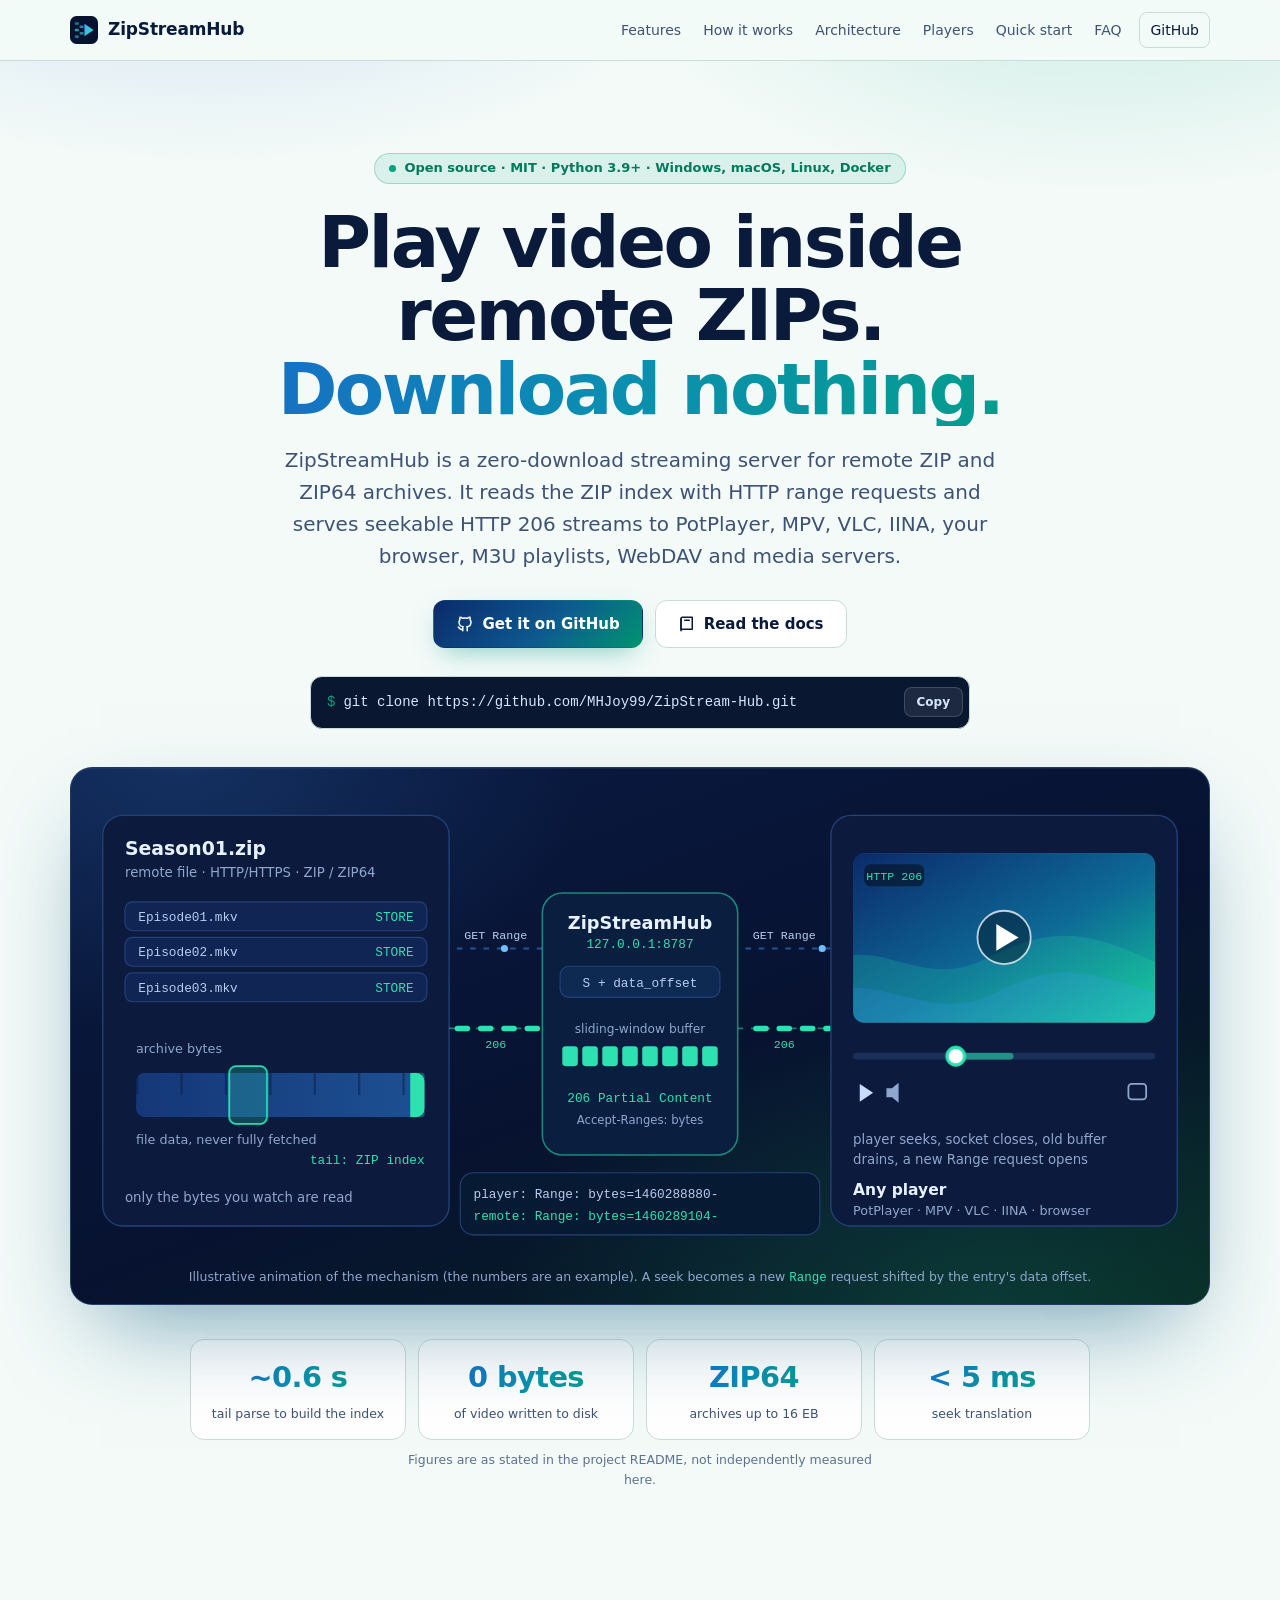
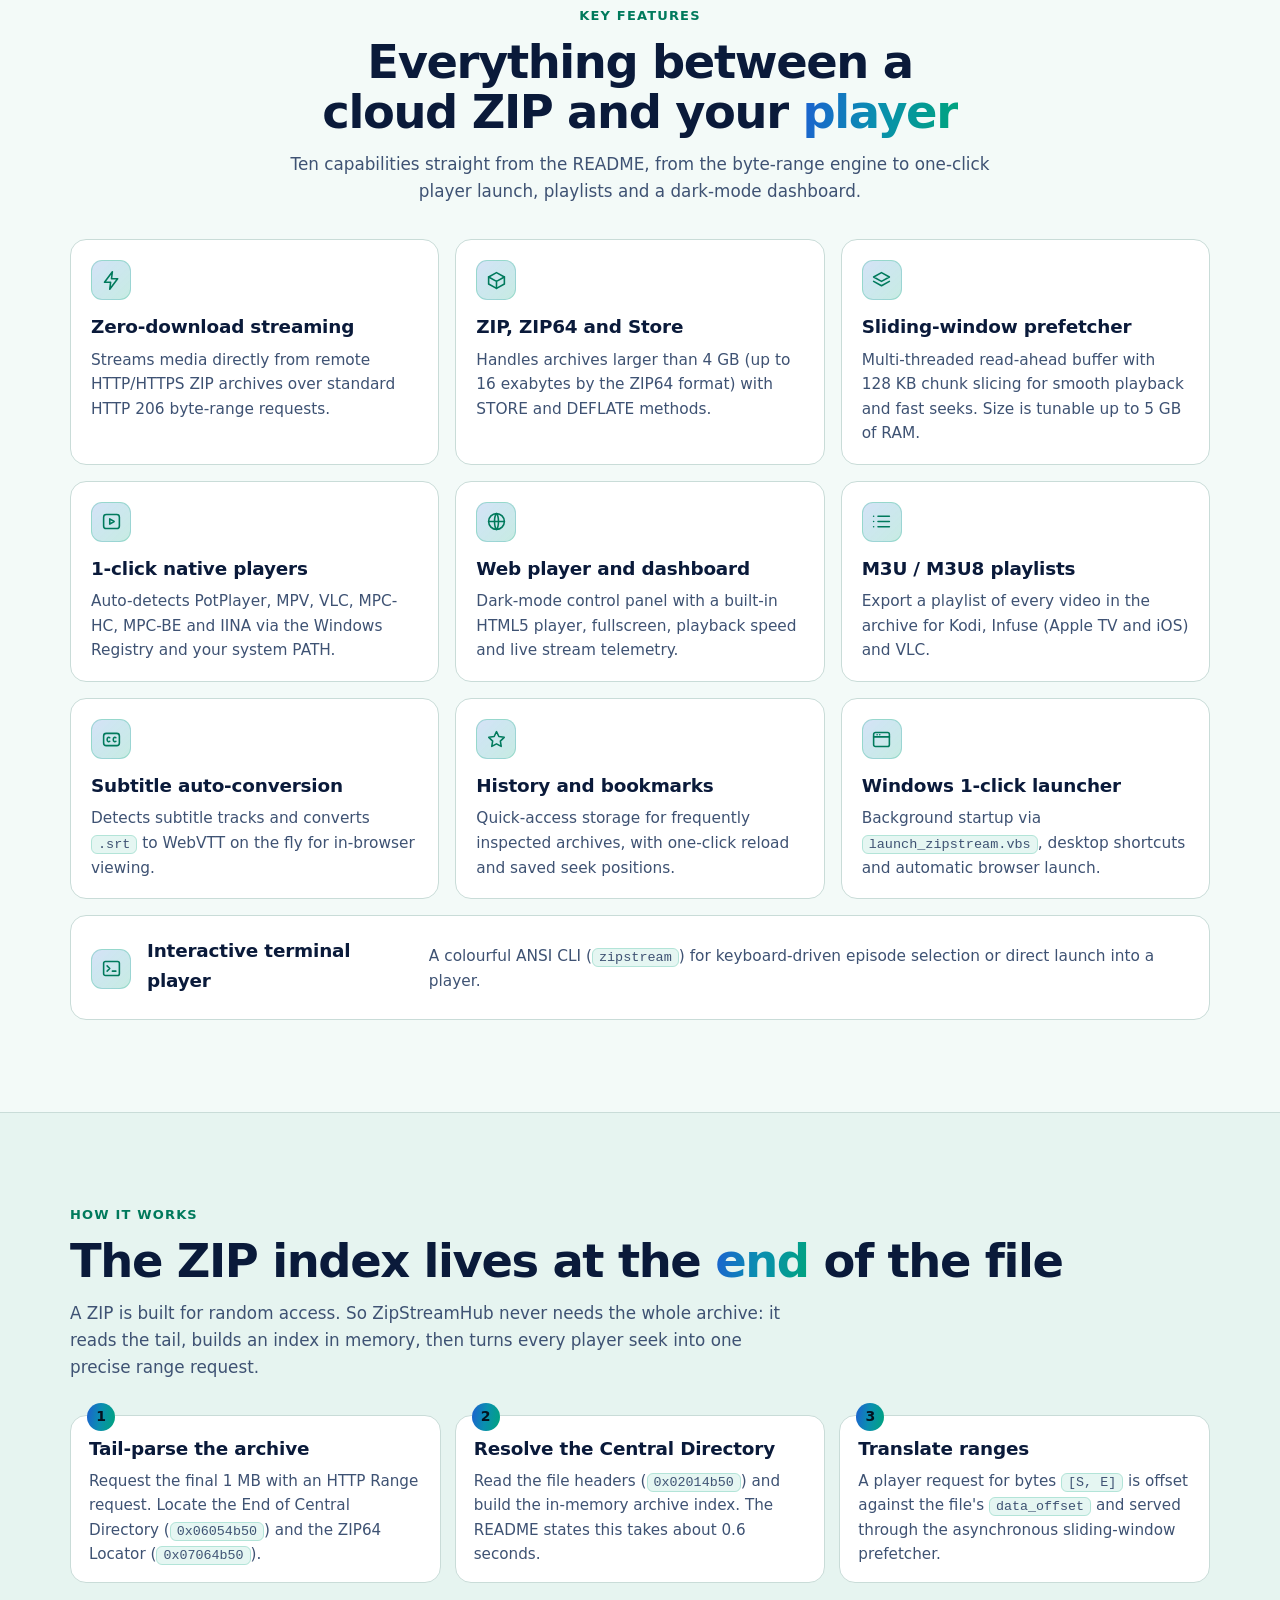
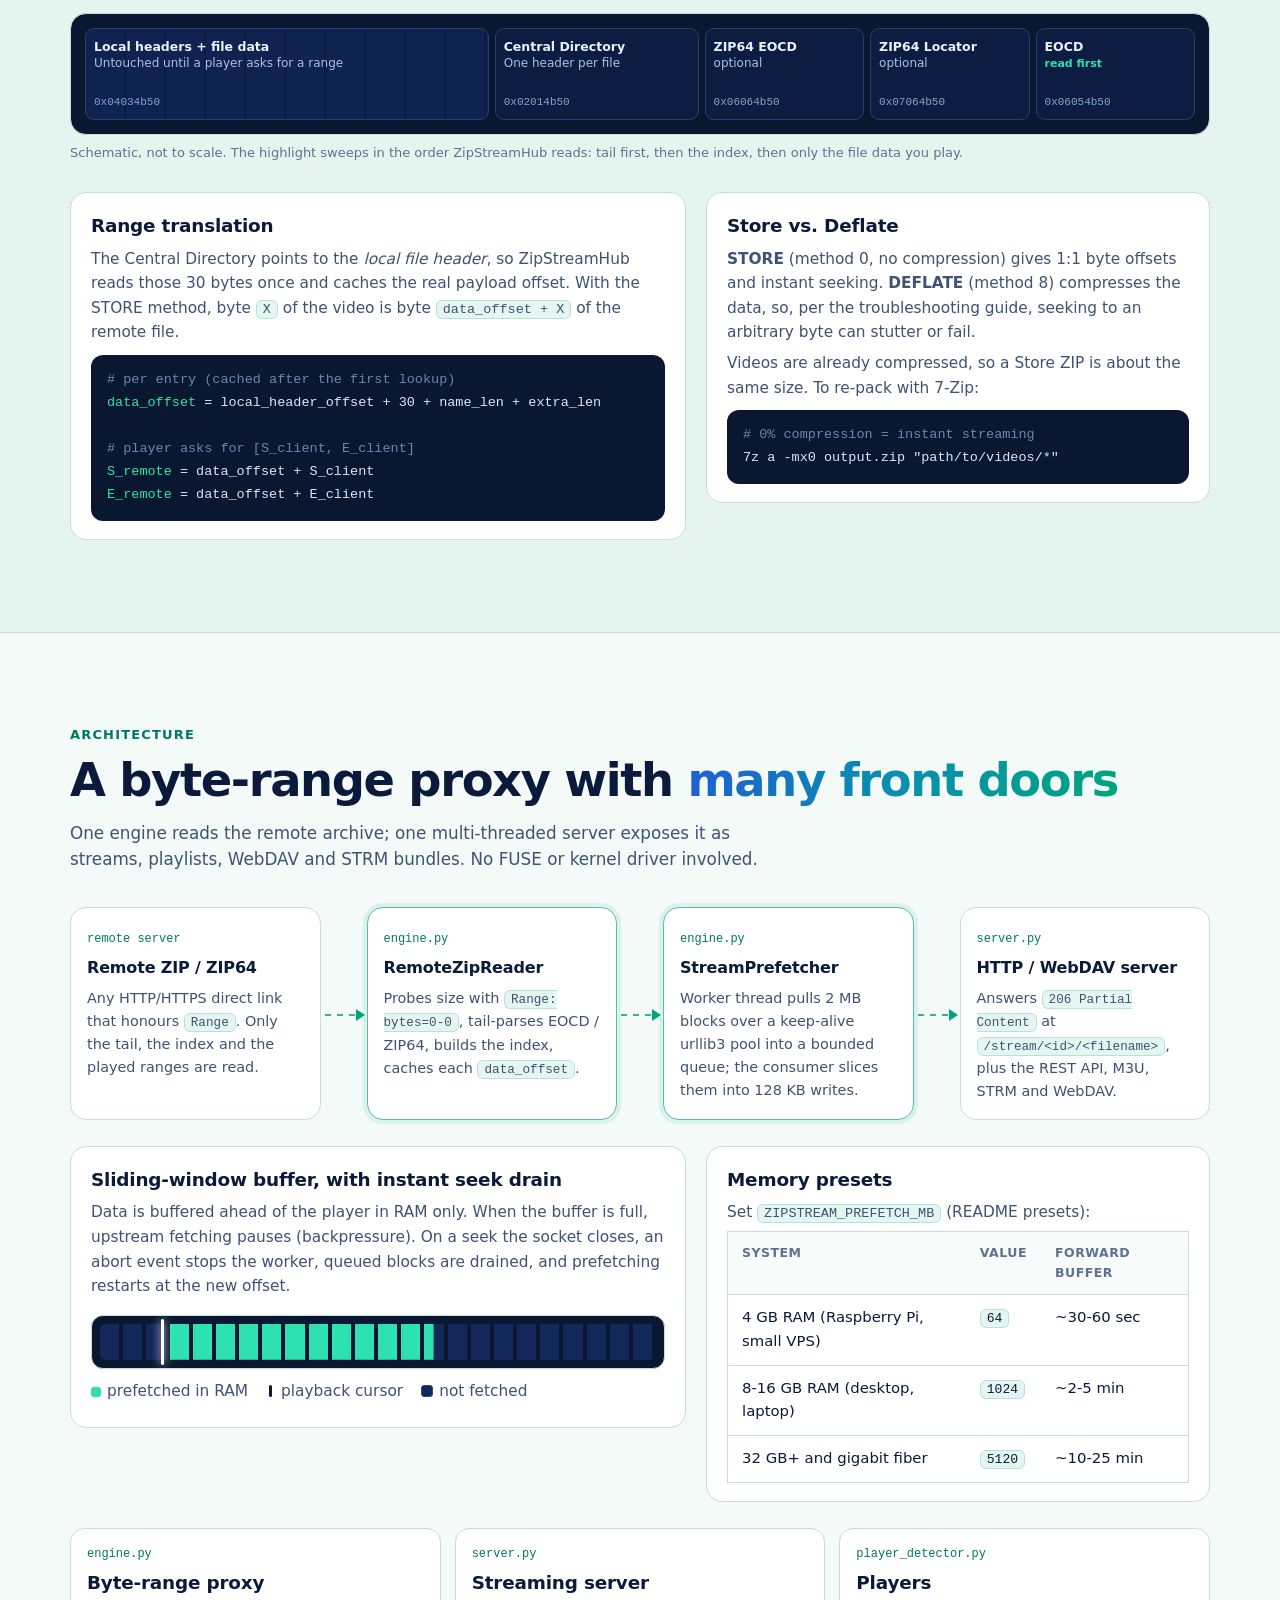
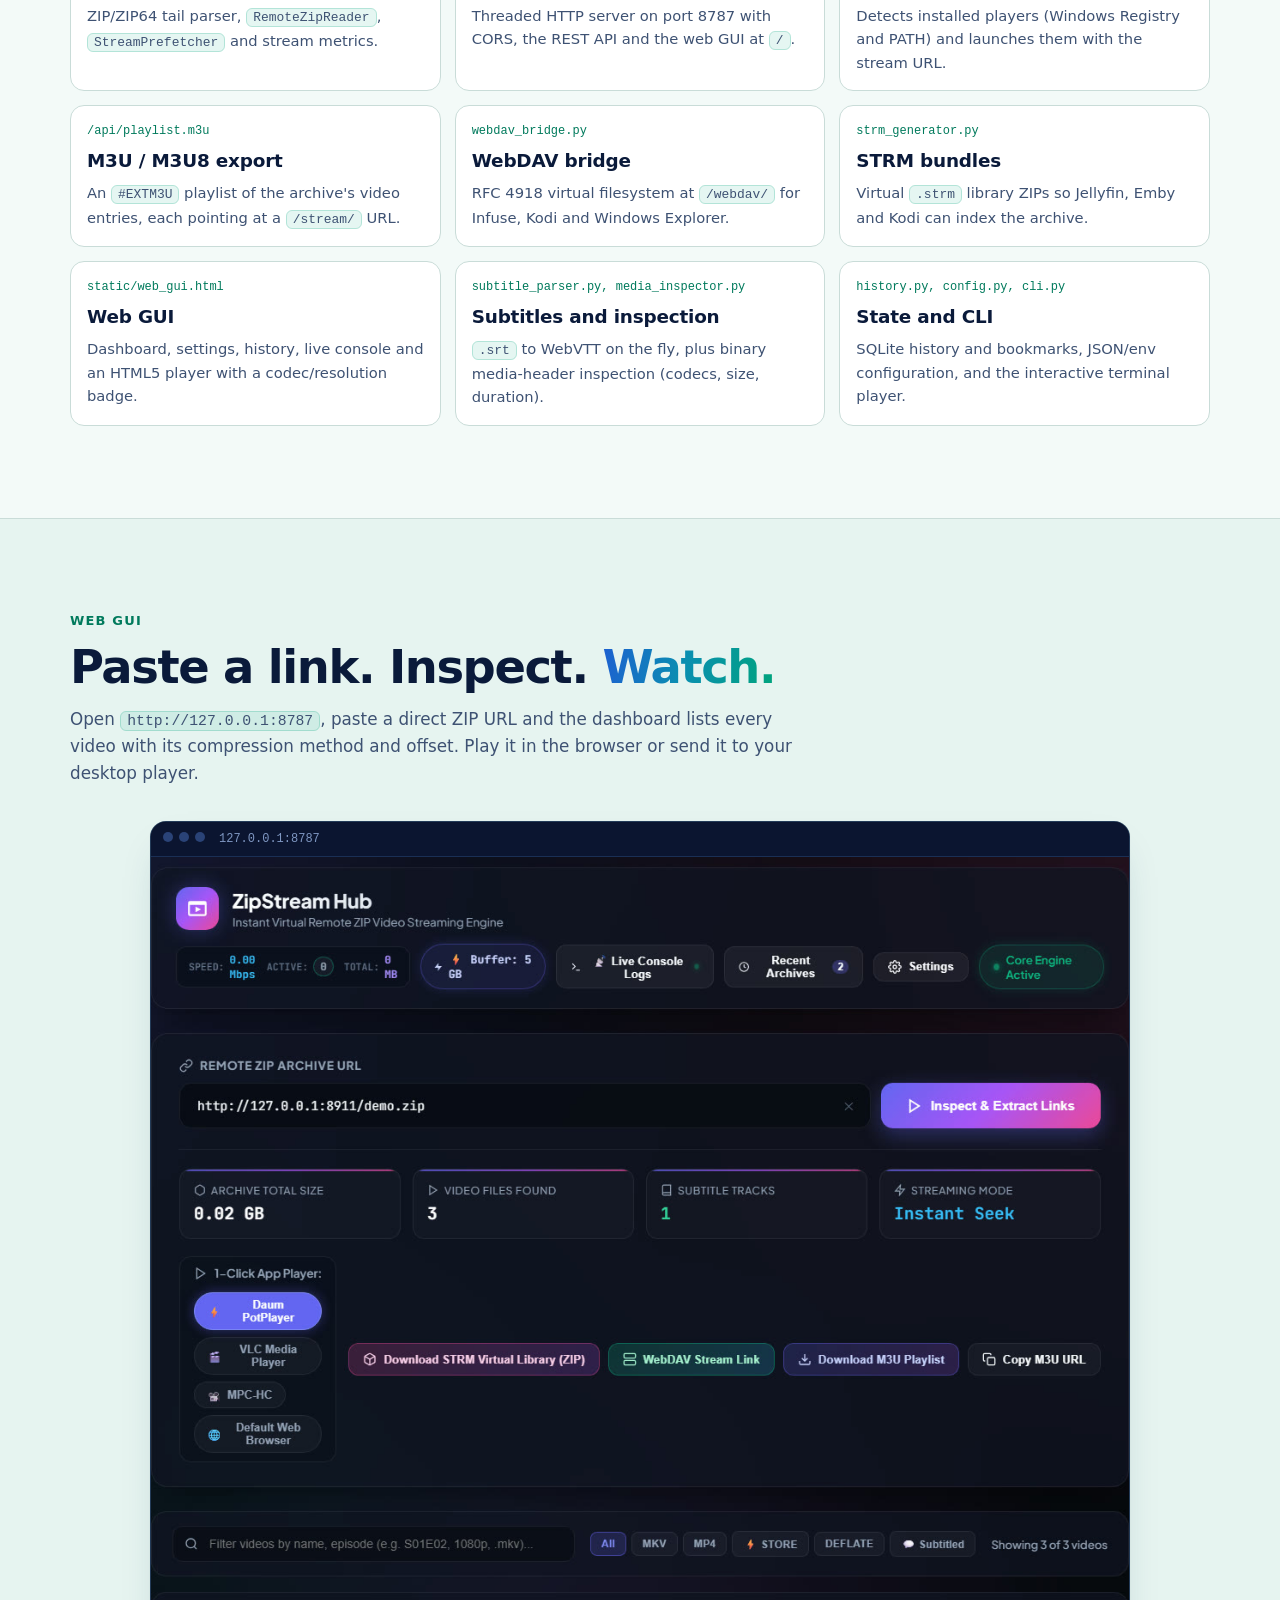
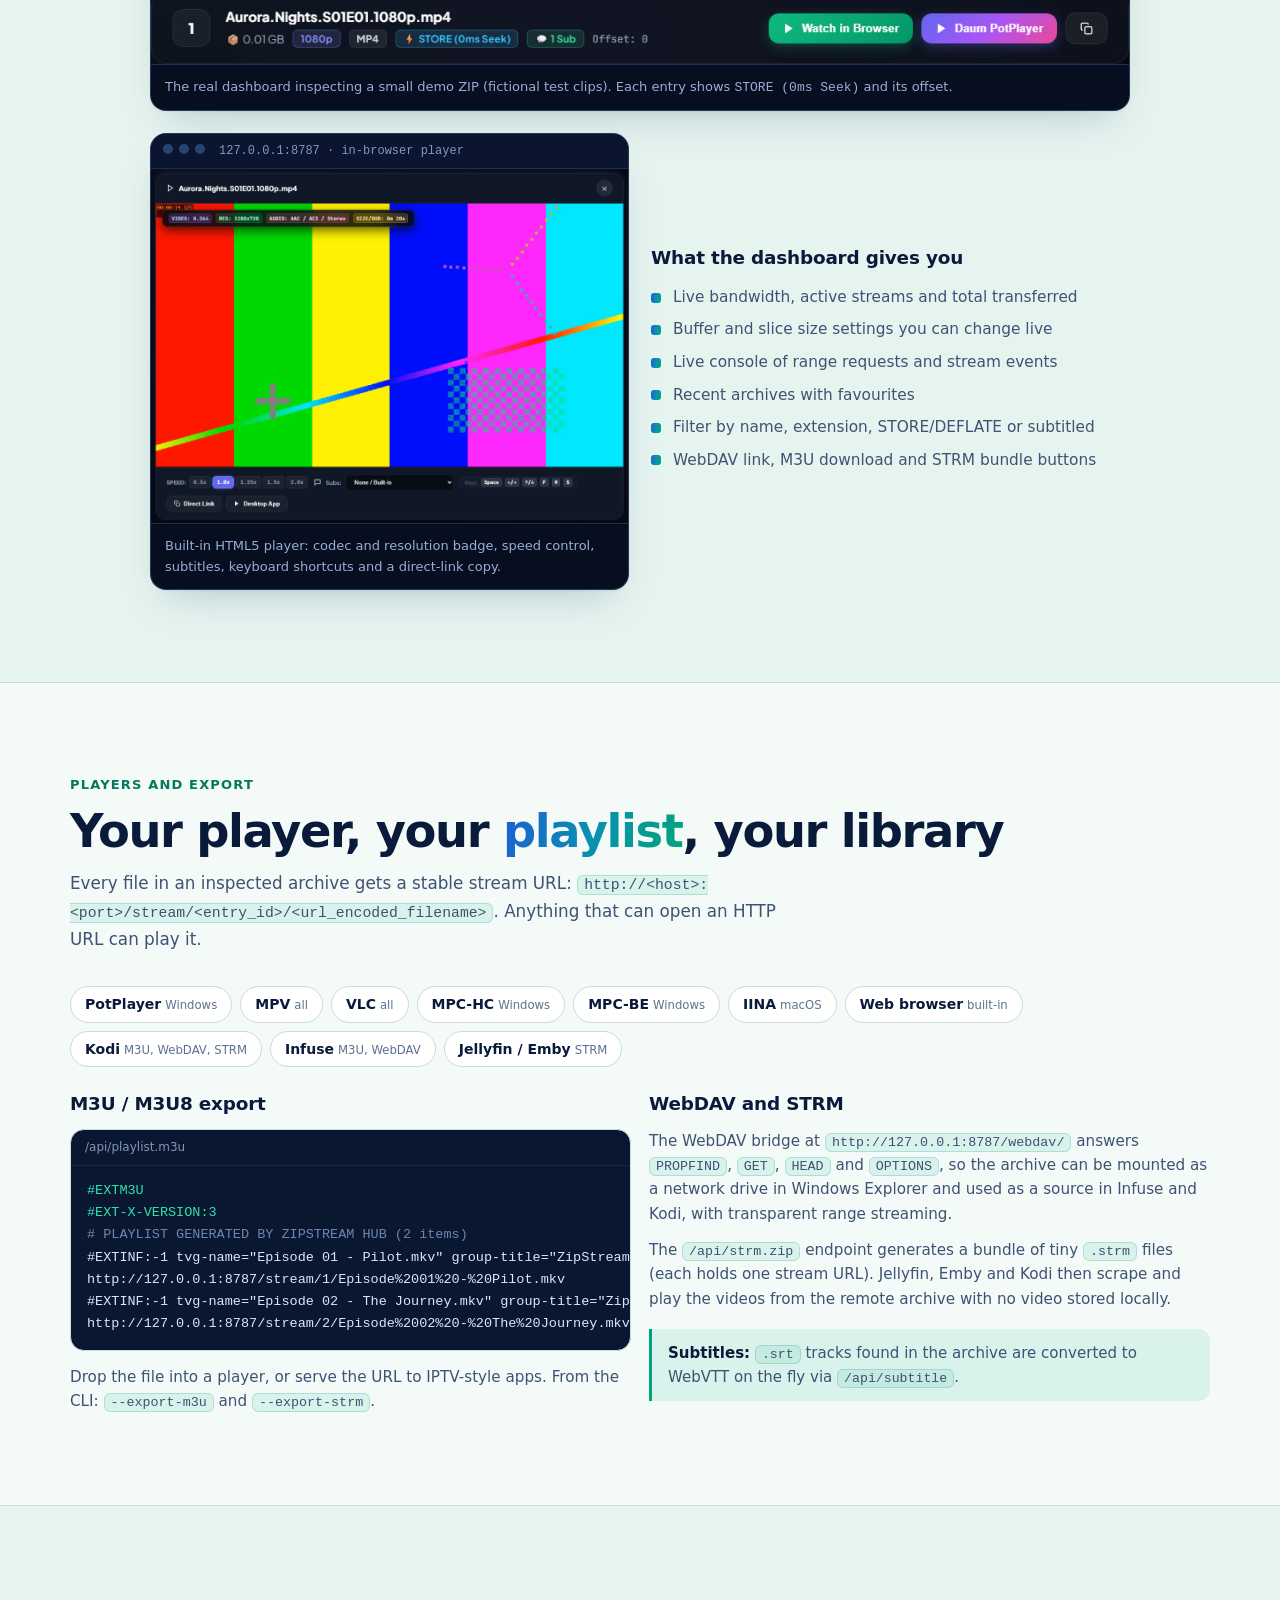
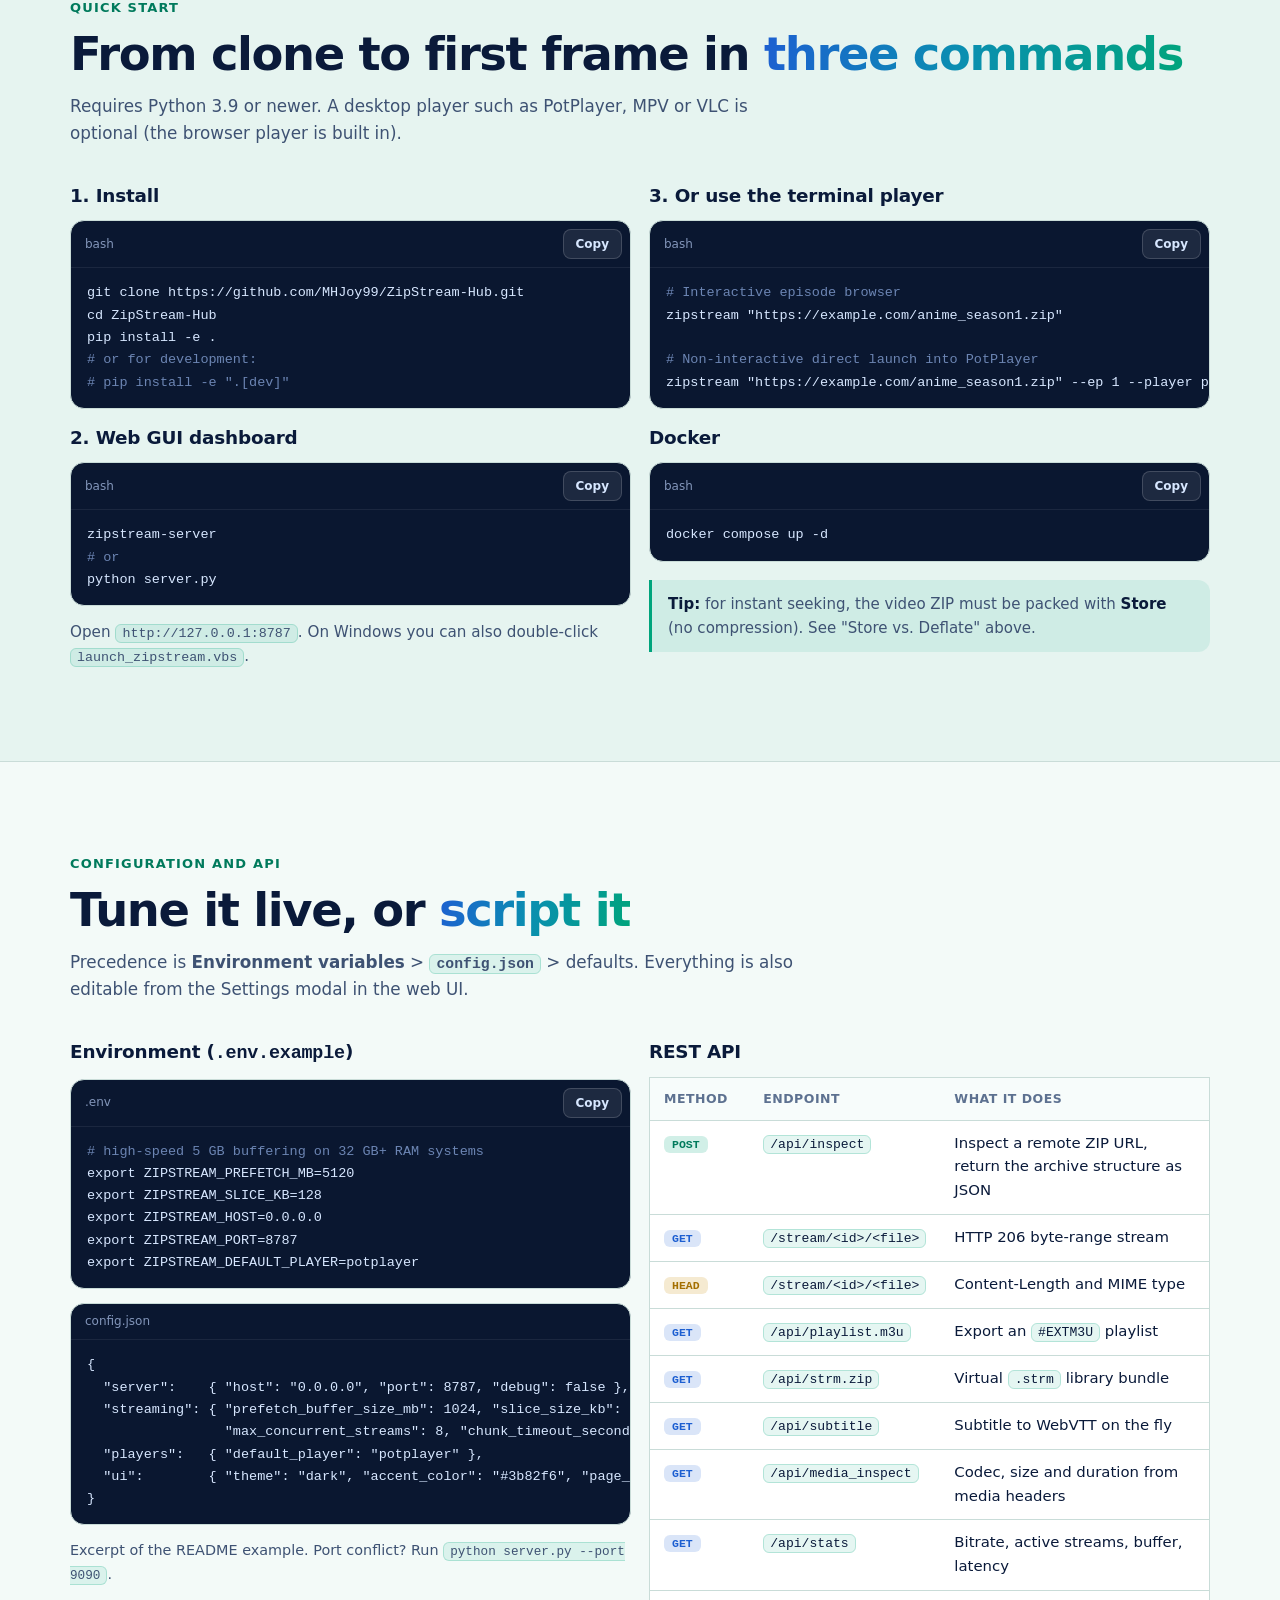
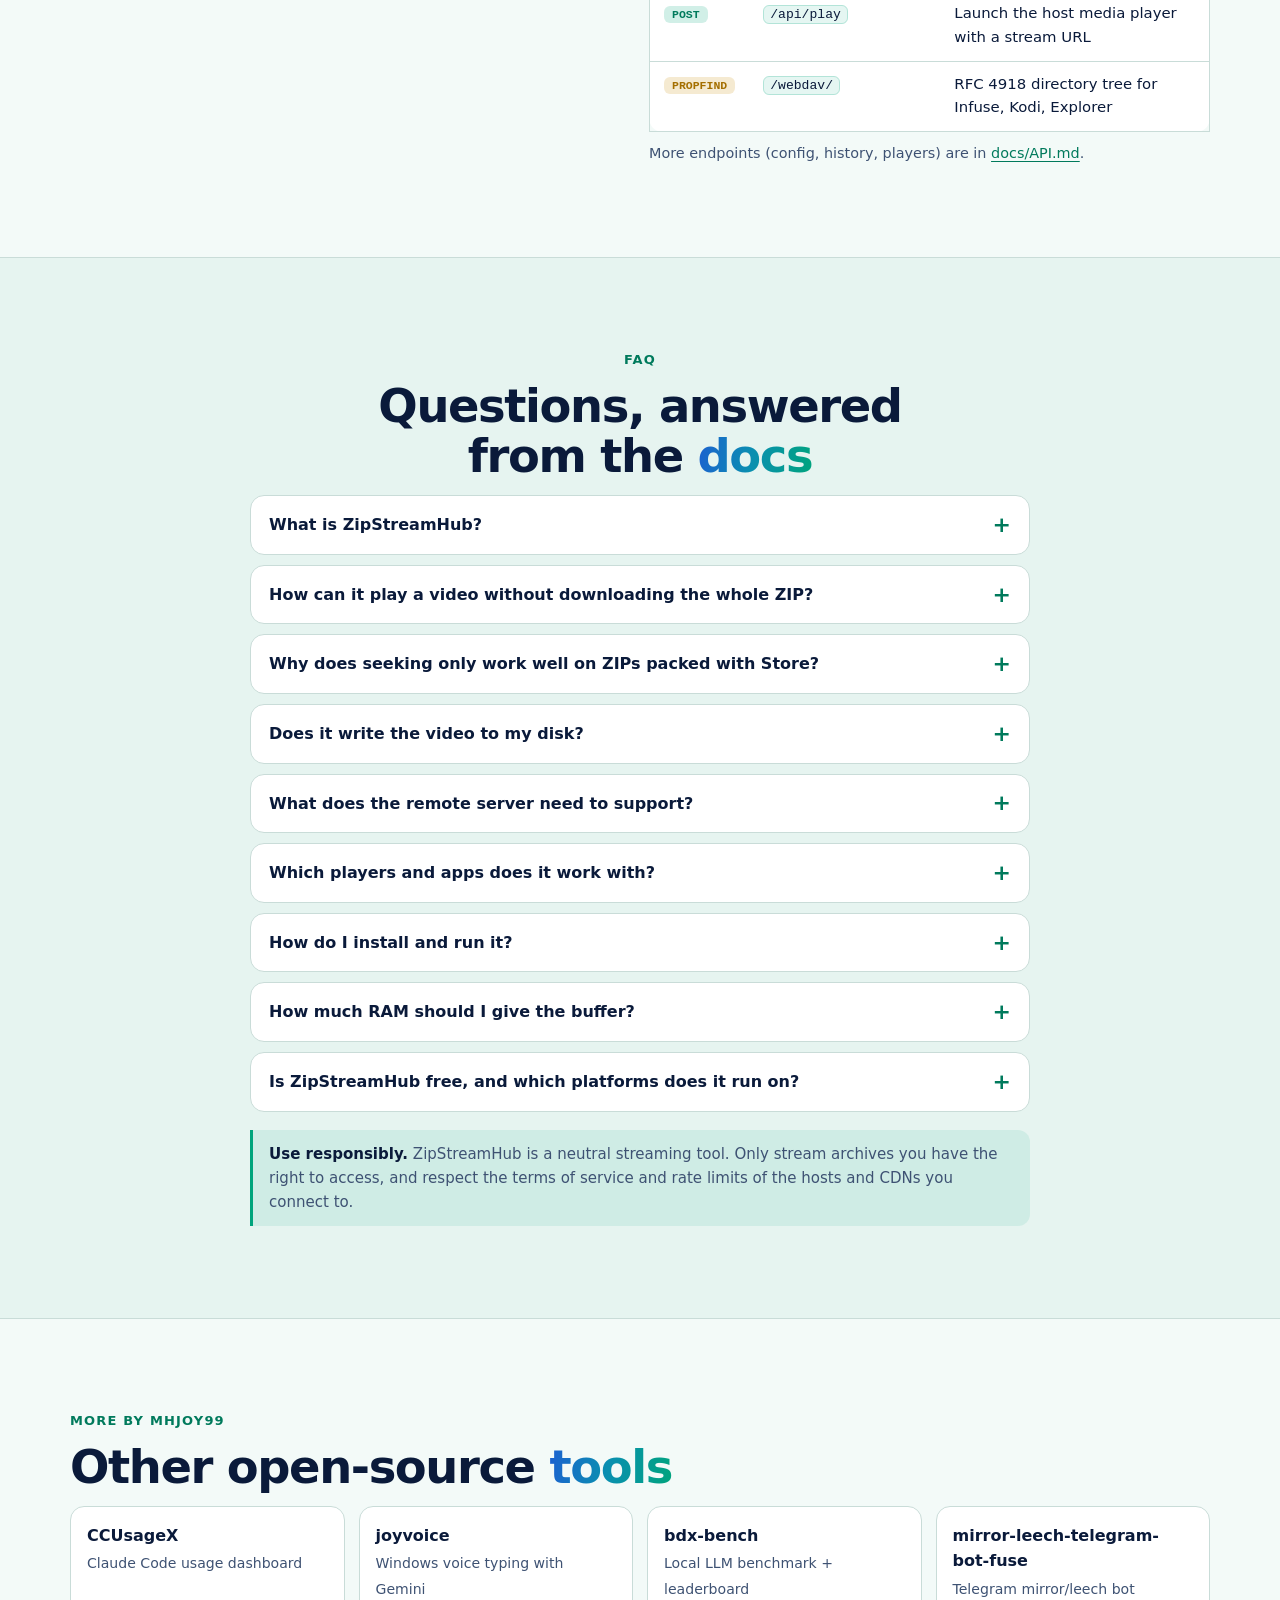
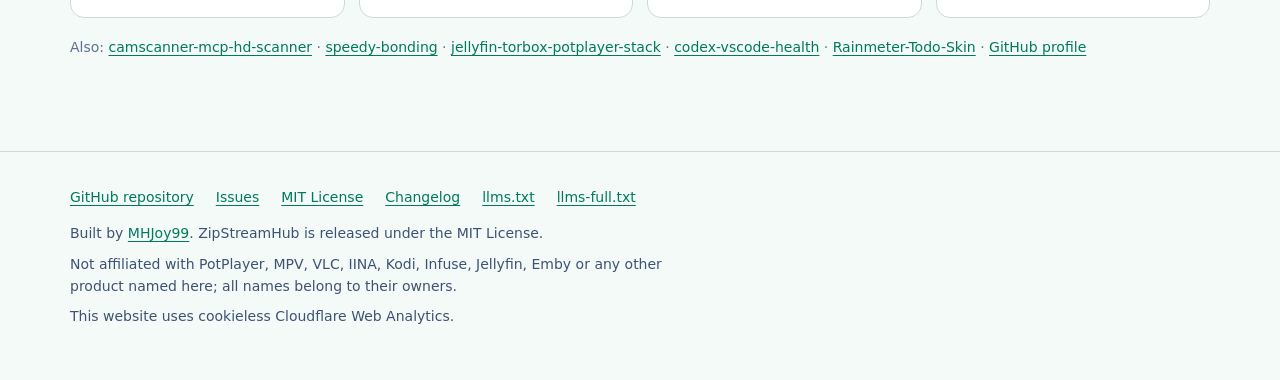
<file: index.html>
<!doctype html>
<html lang="en">
<head>
<meta charset="utf-8">
<title>ZipStreamHub: Stream Video from Remote ZIPs, No Download</title>
<meta name="description" content="Play video inside remote ZIP and ZIP64 archives with HTTP 206 range requests. Instant seeking, zero disk use, PotPlayer/MPV/VLC, M3U, WebDAV. MIT.">
<link rel="canonical" href="https://mhjoy99.github.io/ZipStream-Hub/">
<meta name="robots" content="index, follow, max-image-preview:large, max-snippet:-1">
<meta name="author" content="MHJoy99">
<meta name="keywords" content="stream video from zip, remote zip streaming, zip64 http range requests, play video inside zip without downloading, potplayer mpv vlc zip stream, m3u playlist from zip, webdav zip, strm jellyfin">
<meta name="viewport" content="width=device-width, initial-scale=1">
<meta name="theme-color" content="#f3faf8" media="(prefers-color-scheme: light)">
<meta name="theme-color" content="#050c1d" media="(prefers-color-scheme: dark)">
<link rel="icon" type="image/svg+xml" href="favicon.svg">
<link rel="stylesheet" href="site.css">
<meta property="og:type" content="website">
<meta property="og:site_name" content="ZipStreamHub">
<meta property="og:title" content="ZipStreamHub: Stream Video from Remote ZIPs, No Download">
<meta property="og:description" content="Play video inside remote ZIP and ZIP64 archives with HTTP 206 range requests. Instant seeking, zero disk use, PotPlayer/MPV/VLC, M3U, WebDAV. MIT.">
<meta property="og:url" content="https://mhjoy99.github.io/ZipStream-Hub/">
<meta property="og:image" content="https://mhjoy99.github.io/ZipStream-Hub/og-image.png">
<meta property="og:image:width" content="1200">
<meta property="og:image:height" content="630">
<meta property="og:image:alt" content="ZipStreamHub: bytes streaming out of a remote ZIP archive into a video player over HTTP 206 range requests">
<meta property="og:locale" content="en_US">
<meta name="twitter:card" content="summary_large_image">
<meta name="twitter:title" content="ZipStreamHub: Stream Video from Remote ZIPs, No Download">
<meta name="twitter:description" content="Play video inside remote ZIP and ZIP64 archives with HTTP 206 range requests. Instant seeking, zero disk use, PotPlayer/MPV/VLC, M3U, WebDAV. MIT.">
<meta name="twitter:image" content="https://mhjoy99.github.io/ZipStream-Hub/og-image.png">
<meta name="twitter:image:alt" content="ZipStreamHub: bytes streaming out of a remote ZIP archive into a video player over HTTP 206 range requests">
<script type="application/ld+json">
{
  "@context": "https://schema.org",
  "@type": "SoftwareApplication",
  "@id": "https://mhjoy99.github.io/ZipStream-Hub/#app",
  "name": "ZipStreamHub",
  "url": "https://mhjoy99.github.io/ZipStream-Hub/",
  "description": "Zero-download streaming server and virtual archive extractor for remote ZIP and ZIP64 files. It reads the ZIP index with HTTP range requests and serves seekable HTTP 206 streams to media players such as PotPlayer, MPV, VLC and IINA, to browsers, to M3U/M3U8 playlists, to WebDAV clients and to Jellyfin/Emby/Kodi via STRM files.",
  "applicationCategory": "MultimediaApplication",
  "applicationSubCategory": "Remote ZIP video streaming server",
  "operatingSystem": "Windows, macOS, Linux, Docker",
  "softwareVersion": "1.0.0",
  "softwareRequirements": "Python 3.9 or newer (urllib3 is the only runtime dependency); optionally PotPlayer, MPV, VLC, MPC-HC, MPC-BE or IINA; Docker optional",
  "offers": { "@type": "Offer", "price": "0", "priceCurrency": "USD" },
  "license": "https://opensource.org/licenses/MIT",
  "isAccessibleForFree": true,
  "codeRepository": "https://github.com/MHJoy99/ZipStream-Hub",
  "downloadUrl": "https://github.com/MHJoy99/ZipStream-Hub",
  "installUrl": "https://github.com/MHJoy99/ZipStream-Hub#-quick-start",
  "screenshot": "https://mhjoy99.github.io/ZipStream-Hub/dashboard.jpg",
  "image": "https://mhjoy99.github.io/ZipStream-Hub/og-image.png",
  "featureList": [
    "Zero-download streaming from remote HTTP/HTTPS ZIP archives over HTTP 206 range requests",
    "ZIP and ZIP64 support with STORE and DEFLATE methods",
    "Sliding-window read-ahead prefetcher with a configurable RAM buffer",
    "One-click launch into PotPlayer, MPV, VLC, MPC-HC, MPC-BE and IINA",
    "Built-in web dashboard and HTML5 player with live stream telemetry",
    "M3U / M3U8 playlist export for Kodi, Infuse and VLC",
    "WebDAV bridge (RFC 4918) and STRM bundles for Jellyfin, Emby and Kodi",
    "Automatic .srt to WebVTT subtitle conversion",
    "Archive history and bookmarks",
    "Interactive terminal player and Docker deployment"
  ],
  "author": { "@type": "Person", "name": "MHJoy99", "url": "https://github.com/MHJoy99" }
}
</script>
<script type="application/ld+json">
{
  "@context": "https://schema.org",
  "@type": "FAQPage",
  "@id": "https://mhjoy99.github.io/ZipStream-Hub/#faq",
  "mainEntity": [
    {
      "@type": "Question",
      "name": "What is ZipStreamHub?",
      "acceptedAnswer": { "@type": "Answer", "text": "ZipStreamHub is an open-source streaming server and virtual archive extractor for remote ZIP and ZIP64 files. It lets media players such as PotPlayer, MPV, VLC and IINA, or a web browser, play and seek through video stored inside a ZIP archive on a web server, without downloading or unpacking the archive first." }
    },
    {
      "@type": "Question",
      "name": "How can it play a video without downloading the whole ZIP?",
      "acceptedAnswer": { "@type": "Answer", "text": "A ZIP keeps its index (the Central Directory) at the end of the file. ZipStreamHub uses HTTP Range requests to read only the last 1 MB, finds the End of Central Directory record and the ZIP64 locator, then reads the Central Directory to build an in-memory index. When a player asks for a byte range of a video, ZipStreamHub adds the entry's data offset and fetches just that range from the remote server, so only the parts you watch cross the network." }
    },
    {
      "@type": "Question",
      "name": "Why does seeking only work well on ZIPs packed with Store?",
      "acceptedAnswer": { "@type": "Answer", "text": "With the STORE method (method 0, no compression) byte X of the video corresponds 1:1 to byte data_offset + X in the ZIP, so a seek is a simple offset calculation. With DEFLATE the data is compressed, and the project's troubleshooting guide says seeking to an arbitrary byte can stutter or fail. Re-pack the archive with Store, for example 7z a -mx0 output.zip with your videos, and seeking becomes instant. Video files are usually already compressed, so a Store ZIP is about the same size." }
    },
    {
      "@type": "Question",
      "name": "Does it write the video to my disk?",
      "acceptedAnswer": { "@type": "Answer", "text": "No video data is written to disk. Streamed data passes through an in-memory sliding-window prefetch buffer (StreamPrefetcher) whose size you set with ZIPSTREAM_PREFETCH_MB. When you seek or stop, the old buffer is drained. The app does keep small local files of its own, such as config.json and an SQLite database for archive history and bookmarks." }
    },
    {
      "@type": "Question",
      "name": "What does the remote server need to support?",
      "acceptedAnswer": { "@type": "Answer", "text": "The URL must be a direct link to the ZIP file, and the server or CDN must honour HTTP Range requests (it must answer with 206 Partial Content and Accept-Ranges: bytes). HTML landing pages, confirmation pages and servers without Range support will fail with errors such as \"Valid ZIP End of Central Directory record not found\" or \"Server does not support Range requests\"." }
    },
    {
      "@type": "Question",
      "name": "Which players and apps does it work with?",
      "acceptedAnswer": { "@type": "Answer", "text": "It auto-detects and launches PotPlayer, MPV, VLC, MPC-HC, MPC-BE and IINA, and it has a built-in HTML5 browser player. Any app that can open an HTTP URL works with the /stream endpoint. Playlists exported as M3U/M3U8 work in players such as Kodi, Infuse and VLC, the WebDAV bridge serves Infuse, Kodi and Windows Explorer, and STRM bundles let Jellyfin, Emby and Kodi index the archive as a virtual library." }
    },
    {
      "@type": "Question",
      "name": "How do I install and run it?",
      "acceptedAnswer": { "@type": "Answer", "text": "You need Python 3.9 or newer. Clone https://github.com/MHJoy99/ZipStream-Hub.git, run pip install -e . inside the folder, then start the server with zipstream-server (or python server.py) and open http://127.0.0.1:8787. From the terminal you can also run zipstream followed by the ZIP URL, or start it with docker compose up -d." }
    },
    {
      "@type": "Question",
      "name": "How much RAM should I give the buffer?",
      "acceptedAnswer": { "@type": "Answer", "text": "Set ZIPSTREAM_PREFETCH_MB. The README suggests 64 MB for 4 GB RAM systems (about 30 to 60 seconds of forward buffer), 1024 MB for 8 to 16 GB systems, and 5120 MB for 32 GB and gigabit-fiber machines. The precedence is environment variables, then config.json, then defaults." }
    },
    {
      "@type": "Question",
      "name": "Is ZipStreamHub free, and which platforms does it run on?",
      "acceptedAnswer": { "@type": "Answer", "text": "Yes. It is free and released under the MIT License. It is a Python 3.9+ package with urllib3 as its only dependency, and it runs on Windows, macOS and Linux, or as a Docker container. Use it only with archives you are entitled to access and respect the terms of the hosts and services involved." }
    }
  ]
}
</script>
<script type="application/ld+json">
{
  "@context": "https://schema.org",
  "@type": "BreadcrumbList",
  "itemListElement": [
    { "@type": "ListItem", "position": 1, "name": "MHJoy99 projects", "item": "https://github.com/MHJoy99" },
    { "@type": "ListItem", "position": 2, "name": "ZipStreamHub", "item": "https://mhjoy99.github.io/ZipStream-Hub/" }
  ]
}
</script>
<script>document.documentElement.classList.add('js')</script>
</head>
<body>
<a class="skip" href="#main">Skip to content</a>

<svg width="0" height="0" style="position:absolute" aria-hidden="true" focusable="false">
  <defs>
    <symbol id="i-bolt" viewBox="0 0 24 24"><path d="M13 2 4 14h7l-1 8 9-12h-7z"/></symbol>
    <symbol id="i-box" viewBox="0 0 24 24"><path d="M21 8 12 3 3 8v8l9 5 9-5z"/><path d="m3 8 9 5 9-5M12 13v8"/></symbol>
    <symbol id="i-layers" viewBox="0 0 24 24"><path d="m12 3 9 5-9 5-9-5z"/><path d="m3 13 9 5 9-5"/></symbol>
    <symbol id="i-play" viewBox="0 0 24 24"><rect x="3" y="4" width="18" height="16" rx="3"/><path d="m10 9 5 3-5 3z"/></symbol>
    <symbol id="i-globe" viewBox="0 0 24 24"><circle cx="12" cy="12" r="9"/><path d="M3 12h18M12 3c3 3 3 15 0 18M12 3c-3 3-3 15 0 18"/></symbol>
    <symbol id="i-list" viewBox="0 0 24 24"><path d="M8 6h13M8 12h13M8 18h13M3 6h.01M3 12h.01M3 18h.01"/></symbol>
    <symbol id="i-cc" viewBox="0 0 24 24"><rect x="3" y="5" width="18" height="14" rx="3"/><path d="M10 10c-1-1-3-.6-3 2s2 3 3 2M17 10c-1-1-3-.6-3 2s2 3 3 2"/></symbol>
    <symbol id="i-star" viewBox="0 0 24 24"><path d="m12 3 2.7 5.6 6.1.9-4.4 4.3 1 6.1L12 17l-5.4 2.9 1-6.1L3.2 9.5l6.1-.9z"/></symbol>
    <symbol id="i-win" viewBox="0 0 24 24"><rect x="3" y="4" width="18" height="16" rx="2"/><path d="M3 9h18M7 6.5h.01M10 6.5h.01"/></symbol>
    <symbol id="i-term" viewBox="0 0 24 24"><rect x="3" y="4" width="18" height="16" rx="2"/><path d="m7 9 3 3-3 3M13 15h4"/></symbol>
    <symbol id="i-github" viewBox="0 0 24 24"><path d="M9 19c-4.3 1.4-4.3-2.5-6-3m12 5v-3.5c0-1 .1-1.4-.5-2 2.8-.3 5.5-1.4 5.5-6a4.6 4.6 0 0 0-1.3-3.2 4.2 4.2 0 0 0-.1-3.2s-1.1-.3-3.5 1.3a12.3 12.3 0 0 0-6.2 0C6.5 2.8 5.4 3.1 5.4 3.1a4.2 4.2 0 0 0-.1 3.2A4.6 4.6 0 0 0 4 9.5c0 4.6 2.7 5.7 5.5 6-.6.6-.6 1.2-.5 2V21"/></symbol>
    <symbol id="i-book" viewBox="0 0 24 24"><path d="M4 5a2 2 0 0 1 2-2h13v16H6a2 2 0 0 0-2 2z"/><path d="M4 19V5M9 7h6"/></symbol>
  </defs>
</svg>

<header class="site-header">
  <div class="wrap">
    <a class="brand" href="#top"><img src="favicon.svg" alt="" width="28" height="28">ZipStreamHub</a>
    <nav class="nav" aria-label="Primary">
      <a class="hide-s" href="#features">Features</a>
      <a class="hide-s" href="#how">How it works</a>
      <a class="hide-s" href="#architecture">Architecture</a>
      <a class="hide-s" href="#players">Players</a>
      <a href="#quickstart">Quick start</a>
      <a class="hide-s" href="#faq">FAQ</a>
      <a class="gh" href="https://github.com/MHJoy99/ZipStream-Hub">GitHub</a>
    </nav>
  </div>
</header>

<main id="main">
<div id="top"></div>
<!-- HERO -->
<header class="hero">
  <div class="wrap">
    <span class="eyebrow"><i></i>Open source &middot; MIT &middot; Python 3.9+ &middot; Windows, macOS, Linux, Docker</span>
    <h1>Play video inside remote ZIPs. <span class="grad">Download nothing.</span></h1>
    <p class="lede">ZipStreamHub is a zero-download streaming server for remote ZIP and ZIP64 archives. It reads the ZIP index with HTTP range requests and serves seekable HTTP 206 streams to PotPlayer, MPV, VLC, IINA, your browser, M3U playlists, WebDAV and media servers.</p>
    <div class="cta">
      <a class="btn primary" href="https://github.com/MHJoy99/ZipStream-Hub"><svg><use href="#i-github" stroke="currentColor" fill="none" stroke-width="2" stroke-linecap="round" stroke-linejoin="round"/></svg>Get it on GitHub</a>
      <a class="btn" href="https://github.com/MHJoy99/ZipStream-Hub/tree/main/docs"><svg><use href="#i-book" stroke="currentColor" fill="none" stroke-width="2" stroke-linecap="round" stroke-linejoin="round"/></svg>Read the docs</a>
    </div>
    <div class="install" aria-label="Install">
      <div class="cmd"><code><span class="p">$</span>git clone https://github.com/MHJoy99/ZipStream-Hub.git</code><button class="copy" type="button" data-copy="git clone https://github.com/MHJoy99/ZipStream-Hub.git">Copy</button></div>
    </div>

    <figure class="cinema" aria-labelledby="herocap">
      <!-- DESKTOP HERO VISUAL -->
      <svg class="hero-d hero-svg" viewBox="0 0 1000 430" role="img" aria-label="Animation: a remote ZIP archive on the left, the ZipStreamHub range proxy in the middle and a video player on the right. The player seeks along its scrubber and a highlighted byte window jumps to the matching place in the archive; each move is an HTTP Range request answered with 206 Partial Content.">
        <defs>
          <linearGradient id="bar-d" x1="0" x2="1"><stop offset="0" stop-color="#1d4fa8"/><stop offset="1" stop-color="#2a7bd6"/></linearGradient>
          <linearGradient id="au-d" x1="0" y1="0" x2="1" y2="1"><stop offset="0" stop-color="#0c2a6b"/><stop offset=".55" stop-color="#0d6a96"/><stop offset="1" stop-color="#14c79a"/></linearGradient>
          <clipPath id="scr-d"><rect x="692" y="64" width="272" height="153" rx="10"/></clipPath>
          <clipPath id="bar-clip-d"><rect x="46" y="262" width="260" height="40" rx="8"/></clipPath>
        </defs>
        <!-- Remote ZIP -->
        <rect class="card-bg" x="16" y="30" width="312" height="370" rx="18"/>
        <text class="t-h" x="36" y="66" font-size="17">Season01.zip</text>
        <text class="t-d" x="36" y="86" font-size="12">remote file &middot; HTTP/HTTPS &middot; ZIP / ZIP64</text>
        <g class="t" font-size="11.5">
          <rect x="36" y="108" width="272" height="26" rx="7" fill="#102553" stroke="#24427a"/><text x="48" y="125">Episode01.mkv</text><text class="t-m" x="296" y="125" text-anchor="end">STORE</text>
          <rect x="36" y="140" width="272" height="26" rx="7" fill="#102553" stroke="#24427a"/><text x="48" y="157">Episode02.mkv</text><text class="t-m" x="296" y="157" text-anchor="end">STORE</text>
          <rect x="36" y="172" width="272" height="26" rx="7" fill="#102553" stroke="#24427a"/><text x="48" y="189">Episode03.mkv</text><text class="t-m" x="296" y="189" text-anchor="end">STORE</text>
        </g>
        <text class="t-d" x="46" y="244" font-size="11.5">archive bytes</text>
        <g clip-path="url(#bar-clip-d)">
          <rect x="46" y="262" width="247" height="40" fill="url(#bar-d)" opacity=".55"/>
          <path d="M46 262h247" stroke="#0a1b44" stroke-width="40" stroke-dasharray="2 38" opacity=".5"/>
          <rect class="tail-glow" x="293" y="262" width="13" height="40" fill="#2de2b0"/>
        </g>
        <rect x="293" y="262" width="13" height="40" rx="3" fill="#2de2b0" opacity=".35"/>
        <rect class="win" x="46" y="256" width="34" height="52" rx="6"/>
        <text class="t-d" x="46" y="326" font-size="11.5">file data, never fully fetched</text>
        <text class="t-m t" x="306" y="344" font-size="11.5" text-anchor="end">tail: ZIP index</text>
        <text class="t-d" x="36" y="378" font-size="12">only the bytes you watch are read</text>
        <!-- links -->
        <path class="flow" d="M328 222 H412"/>
        <path class="flow flow-b" d="M412 150 H328" style="stroke-opacity:.45"/>
        <text class="t" x="370" y="141" font-size="10.5" text-anchor="middle">GET Range</text>
        <text class="t t-m" x="370" y="240" font-size="10.5" text-anchor="middle">206</text>
        <path class="flow" d="M588 222 H672"/>
        <path class="flow flow-b" d="M672 150 H588" style="stroke-opacity:.45"/>
        <text class="t" x="630" y="141" font-size="10.5" text-anchor="middle">GET Range</text>
        <text class="t t-m" x="630" y="240" font-size="10.5" text-anchor="middle">206</text>
        <g class="packets">
          <g class="packet"><rect x="-7" y="-2.5" width="14" height="5" rx="2.5"/><animateMotion path="M328 222 H412" dur="1.4s" begin="0s" repeatCount="indefinite"/></g>
          <g class="packet"><rect x="-7" y="-2.5" width="14" height="5" rx="2.5"/><animateMotion path="M328 222 H412" dur="1.4s" begin="0.35s" repeatCount="indefinite"/></g>
          <g class="packet"><rect x="-7" y="-2.5" width="14" height="5" rx="2.5"/><animateMotion path="M328 222 H412" dur="1.4s" begin="0.7s" repeatCount="indefinite"/></g>
          <g class="packet"><rect x="-7" y="-2.5" width="14" height="5" rx="2.5"/><animateMotion path="M328 222 H412" dur="1.4s" begin="1.05s" repeatCount="indefinite"/></g>
          <g class="packet"><rect x="-7" y="-2.5" width="14" height="5" rx="2.5"/><animateMotion path="M588 222 H672" dur="1.4s" begin="0.2s" repeatCount="indefinite"/></g>
          <g class="packet"><rect x="-7" y="-2.5" width="14" height="5" rx="2.5"/><animateMotion path="M588 222 H672" dur="1.4s" begin="0.55s" repeatCount="indefinite"/></g>
          <g class="packet"><rect x="-7" y="-2.5" width="14" height="5" rx="2.5"/><animateMotion path="M588 222 H672" dur="1.4s" begin="0.9s" repeatCount="indefinite"/></g>
          <g class="packet"><rect x="-7" y="-2.5" width="14" height="5" rx="2.5"/><animateMotion path="M588 222 H672" dur="1.4s" begin="1.25s" repeatCount="indefinite"/></g>
          <g class="packet-b"><circle r="3.2"/><animateMotion path="M412 150 H328" dur="1.6s" begin="0.4s" repeatCount="indefinite"/></g>
          <g class="packet-b"><circle r="3.2"/><animateMotion path="M672 150 H588" dur="1.6s" begin="0.9s" repeatCount="indefinite"/></g>
        </g>
        <!-- Proxy -->
        <rect class="proxy-bg" x="412" y="100" width="176" height="236" rx="18"/>
        <text class="t-h" x="500" y="132" font-size="16" text-anchor="middle">ZipStreamHub</text>
        <text class="t t-m" x="500" y="150" font-size="11.5" text-anchor="middle">127.0.0.1:8787</text>
        <rect x="428" y="166" width="144" height="28" rx="8" fill="#0e2a52" stroke="#24427a"/>
        <text class="t" x="500" y="185" font-size="11.5" text-anchor="middle">S + data_offset</text>
        <text class="t-d" x="500" y="226" font-size="11" text-anchor="middle">sliding-window buffer</text>
        <g fill="#2de2b0">
          <rect class="buf-blk" x="430" y="238" width="14" height="18" rx="3"/><rect class="buf-blk" x="448" y="238" width="14" height="18" rx="3"/><rect class="buf-blk" x="466" y="238" width="14" height="18" rx="3"/><rect class="buf-blk" x="484" y="238" width="14" height="18" rx="3"/>
          <rect class="buf-blk" x="502" y="238" width="14" height="18" rx="3"/><rect class="buf-blk" x="520" y="238" width="14" height="18" rx="3"/><rect class="buf-blk" x="538" y="238" width="14" height="18" rx="3"/><rect class="buf-blk" x="556" y="238" width="14" height="18" rx="3"/>
        </g>
        <text class="t pulse206" x="500" y="288" font-size="11.5" text-anchor="middle" fill="#2de2b0" style="fill:#2de2b0">206 Partial Content</text>
        <text class="t-d" x="500" y="308" font-size="10.5" text-anchor="middle">Accept-Ranges: bytes</text>
        <!-- ticker -->
        <rect x="338" y="352" width="324" height="56" rx="12" fill="#071a33" stroke="#24427a"/>
        <g class="t" font-size="11.5">
          <g class="s0"><text x="350" y="375">&gt; Range: bytes=-1048576</text><text class="t-m" x="350" y="395" style="fill:#2de2b0">&lt; 206 &middot; EOCD + central directory</text></g>
          <g class="s1"><text x="350" y="375">&gt; Range: bytes=0-</text><text class="t-m" x="350" y="395" style="fill:#2de2b0">&lt; 206 &middot; 2 MB blocks, 128 KB slices</text></g>
          <g class="s2"><text x="350" y="375">player: Range: bytes=2920577761-</text><text class="t-m" x="350" y="395" style="fill:#2de2b0">remote: Range: bytes=2920577985-</text></g>
          <g class="s3"><text x="350" y="375">player: Range: bytes=1460288880-</text><text class="t-m" x="350" y="395" style="fill:#2de2b0">remote: Range: bytes=1460289104-</text></g>
        </g>
        <!-- Player -->
        <rect class="card-bg" x="672" y="30" width="312" height="370" rx="18"/>
        <g clip-path="url(#scr-d)">
          <rect x="692" y="64" width="272" height="153" fill="url(#au-d)"/>
          <g class="aurora" opacity=".55"><path d="M660 170c50-40 90 20 150-10s90-30 170 10v60H660z" fill="#2de2b0" opacity=".35"/><path d="M660 190c60-20 100 30 160 0s80-20 160 5v40H660z" fill="#4aa3ff" opacity=".35"/></g>
          <rect x="692" y="64" width="272" height="153" fill="none" stroke="#fff" stroke-opacity=".06"/>
        </g>
        <circle cx="828" cy="140" r="24" fill="#04121f" fill-opacity=".45" stroke="#fff" stroke-opacity=".75" stroke-width="1.6"/>
        <path d="M821 128v24l20-12z" fill="#fff"/>
        <rect x="702" y="74" width="54" height="20" rx="6" fill="#04121f" fill-opacity=".6"/>
        <text class="t pulse206" x="729" y="88" font-size="10.5" text-anchor="middle" style="fill:#2de2b0">HTTP 206</text>
        <rect x="692" y="244" width="272" height="6" rx="3" fill="#1a2f5a"/>
        <rect class="buf" x="692" y="244" width="52" height="6" rx="3" fill="#2de2b0" opacity=".55"/>
        <circle class="ph" cx="692" cy="247" r="8" fill="#fff" stroke="#2de2b0" stroke-width="3"/>
        <path d="M698 272v16l12-8z" fill="#c9dcff"/>
        <path d="M722 276h5l6-5v18l-6-5h-5z" fill="#8fa7cf"/>
        <rect x="940" y="272" width="16" height="14" rx="3" fill="none" stroke="#8fa7cf" stroke-width="1.6"/>
        <g class="seek-chip"><rect x="820" y="270" width="112" height="22" rx="11" fill="#2de2b0"/><text class="t-h" x="876" y="285" font-size="11.5" text-anchor="middle" style="fill:#04121f">SEEK &rarr; new range</text></g>
        <text class="t-d" x="692" y="326" font-size="12">player seeks, socket closes, old buffer</text>
        <text class="t-d" x="692" y="344" font-size="12">drains, a new Range request opens</text>
        <text class="t-h" x="692" y="372" font-size="14">Any player</text>
        <text class="t-d" x="692" y="390" font-size="11.5">PotPlayer &middot; MPV &middot; VLC &middot; IINA &middot; browser</text>
      </svg>

      <!-- MOBILE HERO VISUAL -->
      <svg class="hero-m hero-svg-m" viewBox="0 0 360 610" role="img" aria-label="Animation: a remote ZIP archive at the top, the ZipStreamHub range proxy in the middle and a video player at the bottom. The player seeks and a highlighted byte window jumps to the matching place in the archive; each move is an HTTP Range request answered with 206 Partial Content.">
        <defs>
          <linearGradient id="bar-m" x1="0" x2="1"><stop offset="0" stop-color="#1d4fa8"/><stop offset="1" stop-color="#2a7bd6"/></linearGradient>
          <linearGradient id="au-m" x1="0" y1="0" x2="1" y2="1"><stop offset="0" stop-color="#0c2a6b"/><stop offset=".55" stop-color="#0d6a96"/><stop offset="1" stop-color="#14c79a"/></linearGradient>
          <clipPath id="scr-m"><rect x="24" y="436" width="312" height="100" rx="10"/></clipPath>
          <clipPath id="bar-clip-m"><rect x="30" y="78" width="300" height="36" rx="8"/></clipPath>
        </defs>
        <rect class="card-bg" x="8" y="6" width="344" height="176" rx="16"/>
        <text class="t-h" x="24" y="34" font-size="16">Season01.zip</text>
        <text class="t-d" x="24" y="52" font-size="11.5">remote file &middot; HTTP/HTTPS &middot; ZIP / ZIP64</text>
        <text class="t-d" x="30" y="70" font-size="11">archive bytes</text>
        <g clip-path="url(#bar-clip-m)">
          <rect x="30" y="78" width="285" height="36" fill="url(#bar-m)" opacity=".55"/>
          <path d="M30 78h285" stroke="#0a1b44" stroke-width="36" stroke-dasharray="2 38" opacity=".5"/>
          <rect class="tail-glow" x="315" y="78" width="15" height="36" fill="#2de2b0"/>
        </g>
        <rect x="315" y="78" width="15" height="36" rx="3" fill="#2de2b0" opacity=".35"/>
        <rect class="win" x="30" y="72" width="36" height="48" rx="6"/>
        <text class="t-d" x="30" y="140" font-size="11">file data, never fully fetched</text>
        <text class="t t-m" x="330" y="140" font-size="11" text-anchor="end">tail: ZIP index</text>
        <text class="t-d" x="30" y="166" font-size="11.5">only the bytes you watch are read</text>

        <path class="flow" d="M200 182 V 220"/>
        <path class="flow flow-b" d="M150 220 V 182" style="stroke-opacity:.45"/>
        <text class="t" x="140" y="205" font-size="10" text-anchor="end">GET Range</text>
        <text class="t t-m" x="210" y="205" font-size="10">206</text>
        <g class="packets">
          <g class="packet"><rect x="-6" y="-2.5" width="12" height="5" rx="2.5" transform="rotate(90)"/><animateMotion path="M200 182 V 220" dur="1.2s" begin="0s" repeatCount="indefinite"/></g>
          <g class="packet"><rect x="-6" y="-2.5" width="12" height="5" rx="2.5" transform="rotate(90)"/><animateMotion path="M200 182 V 220" dur="1.2s" begin="0.4s" repeatCount="indefinite"/></g>
          <g class="packet"><rect x="-6" y="-2.5" width="12" height="5" rx="2.5" transform="rotate(90)"/><animateMotion path="M200 182 V 220" dur="1.2s" begin="0.8s" repeatCount="indefinite"/></g>
          <g class="packet-b"><circle r="3"/><animateMotion path="M150 220 V 182" dur="1.5s" begin="0.4s" repeatCount="indefinite"/></g>
        </g>

        <rect class="proxy-bg" x="8" y="220" width="344" height="176" rx="16"/>
        <text class="t-h" x="180" y="246" font-size="15" text-anchor="middle">ZipStreamHub</text>
        <text class="t t-m" x="180" y="262" font-size="11" text-anchor="middle">127.0.0.1:8787</text>
        <rect x="100" y="272" width="160" height="24" rx="8" fill="#0e2a52" stroke="#24427a"/>
        <text class="t" x="180" y="289" font-size="11" text-anchor="middle">S + data_offset</text>
        <g fill="#2de2b0">
          <rect class="buf-blk" x="102" y="308" width="14" height="14" rx="3"/><rect class="buf-blk" x="120" y="308" width="14" height="14" rx="3"/><rect class="buf-blk" x="138" y="308" width="14" height="14" rx="3"/><rect class="buf-blk" x="156" y="308" width="14" height="14" rx="3"/>
          <rect class="buf-blk" x="174" y="308" width="14" height="14" rx="3"/><rect class="buf-blk" x="192" y="308" width="14" height="14" rx="3"/><rect class="buf-blk" x="210" y="308" width="14" height="14" rx="3"/><rect class="buf-blk" x="228" y="308" width="14" height="14" rx="3"/>
        </g>
        <text class="t-d" x="180" y="338" font-size="10.5" text-anchor="middle">sliding-window buffer &middot; 206 Partial Content</text>
        <g class="t" font-size="11">
          <g class="s0"><text x="24" y="362">&gt; Range: bytes=-1048576</text><text class="t-m" x="24" y="381" style="fill:#2de2b0">&lt; 206 &middot; EOCD + central directory</text></g>
          <g class="s1"><text x="24" y="362">&gt; Range: bytes=0-</text><text class="t-m" x="24" y="381" style="fill:#2de2b0">&lt; 206 &middot; 2 MB blocks, 128 KB slices</text></g>
          <g class="s2"><text x="24" y="362">player: Range: bytes=2920577761-</text><text class="t-m" x="24" y="381" style="fill:#2de2b0">remote: Range: bytes=2920577985-</text></g>
          <g class="s3"><text x="24" y="362">player: Range: bytes=1460288880-</text><text class="t-m" x="24" y="381" style="fill:#2de2b0">remote: Range: bytes=1460289104-</text></g>
        </g>

        <rect class="card-bg" x="8" y="408" width="344" height="196" rx="16"/>
        <g clip-path="url(#scr-m)">
          <rect x="24" y="424" width="312" height="100" fill="url(#au-m)"/>
          <g class="aurora" opacity=".55"><path d="M0 490c50-30 90 14 150-8s90-24 180 8v50H0z" fill="#2de2b0" opacity=".35"/><path d="M0 505c60-14 100 24 160 0s80-16 170 4v30H0z" fill="#4aa3ff" opacity=".35"/></g>
        </g>
        <circle cx="180" cy="474" r="20" fill="#04121f" fill-opacity=".45" stroke="#fff" stroke-opacity=".75" stroke-width="1.6"/>
        <path d="M174 464v20l17-10z" fill="#fff"/>
        <rect x="32" y="432" width="52" height="18" rx="6" fill="#04121f" fill-opacity=".6"/>
        <text class="t pulse206" x="58" y="445" font-size="10" text-anchor="middle" style="fill:#2de2b0">HTTP 206</text>
        <rect x="30" y="544" width="300" height="6" rx="3" fill="#1a2f5a"/>
        <rect class="buf" x="30" y="544" width="54" height="6" rx="3" fill="#2de2b0" opacity=".55"/>
        <circle class="ph" cx="30" cy="547" r="8" fill="#fff" stroke="#2de2b0" stroke-width="3"/>
        <g class="seek-chip"><rect x="214" y="560" width="116" height="22" rx="11" fill="#2de2b0"/><text class="t-h" x="272" y="575" font-size="11" text-anchor="middle" style="fill:#04121f">SEEK &rarr; new range</text></g>
        <path d="M32 562v16l12-8z" fill="#c9dcff"/>
      </svg>
      <figcaption id="herocap">Illustrative animation of the mechanism (the numbers are an example). A seek becomes a new <code style="background:none;border:0;color:#2de2b0;padding:0">Range</code> request shifted by the entry's data offset.</figcaption>
    </figure>

    <div class="stats" role="list">
      <div class="stat" role="listitem"><b>~0.6 s</b><span>tail parse to build the index</span></div>
      <div class="stat" role="listitem"><b>0 bytes</b><span>of video written to disk</span></div>
      <div class="stat" role="listitem"><b>ZIP64</b><span>archives up to 16 EB</span></div>
      <div class="stat" role="listitem"><b>&lt; 5 ms</b><span>seek translation</span></div>
    </div>
    <p class="fine">Figures are as stated in the project README, not independently measured here.</p>
  </div>
</header>

<!-- FEATURES -->
<section id="features">
  <div class="wrap">
    <div class="center rv"><p class="kicker">Key features</p>
    <h2>Everything between a cloud ZIP and your <span class="grad">player</span></h2>
    <p class="sub">Ten capabilities straight from the README, from the byte-range engine to one-click player launch, playlists and a dark-mode dashboard.</p></div>
    <div class="grid">
      <article class="card rv"><div class="ico"><svg><use href="#i-bolt"/></svg></div><h3>Zero-download streaming</h3><p>Streams media directly from remote HTTP/HTTPS ZIP archives over standard HTTP 206 byte-range requests.</p></article>
      <article class="card rv"><div class="ico"><svg><use href="#i-box"/></svg></div><h3>ZIP, ZIP64 and Store</h3><p>Handles archives larger than 4 GB (up to 16 exabytes by the ZIP64 format) with STORE and DEFLATE methods.</p></article>
      <article class="card rv"><div class="ico"><svg><use href="#i-layers"/></svg></div><h3>Sliding-window prefetcher</h3><p>Multi-threaded read-ahead buffer with 128 KB chunk slicing for smooth playback and fast seeks. Size is tunable up to 5 GB of RAM.</p></article>
      <article class="card rv"><div class="ico"><svg><use href="#i-play"/></svg></div><h3>1-click native players</h3><p>Auto-detects PotPlayer, MPV, VLC, MPC-HC, MPC-BE and IINA via the Windows Registry and your system PATH.</p></article>
      <article class="card rv"><div class="ico"><svg><use href="#i-globe"/></svg></div><h3>Web player and dashboard</h3><p>Dark-mode control panel with a built-in HTML5 player, fullscreen, playback speed and live stream telemetry.</p></article>
      <article class="card rv"><div class="ico"><svg><use href="#i-list"/></svg></div><h3>M3U / M3U8 playlists</h3><p>Export a playlist of every video in the archive for Kodi, Infuse (Apple TV and iOS) and VLC.</p></article>
      <article class="card rv"><div class="ico"><svg><use href="#i-cc"/></svg></div><h3>Subtitle auto-conversion</h3><p>Detects subtitle tracks and converts <code>.srt</code> to WebVTT on the fly for in-browser viewing.</p></article>
      <article class="card rv"><div class="ico"><svg><use href="#i-star"/></svg></div><h3>History and bookmarks</h3><p>Quick-access storage for frequently inspected archives, with one-click reload and saved seek positions.</p></article>
      <article class="card rv"><div class="ico"><svg><use href="#i-win"/></svg></div><h3>Windows 1-click launcher</h3><p>Background startup via <code>launch_zipstream.vbs</code>, desktop shortcuts and automatic browser launch.</p></article>
      <article class="card wide rv"><div class="ico"><svg><use href="#i-term"/></svg></div><h3>Interactive terminal player</h3><p>A colourful ANSI CLI (<code>zipstream</code>) for keyboard-driven episode selection or direct launch into a player.</p></article>
    </div>
  </div>
</section>

<!-- HOW IT WORKS -->
<section id="how" class="alt">
  <div class="wrap">
    <div class="rv"><p class="kicker">How it works</p>
    <h2>The ZIP index lives at the <span class="grad">end</span> of the file</h2>
    <p class="sub">A ZIP is built for random access. So ZipStreamHub never needs the whole archive: it reads the tail, builds an index in memory, then turns every player seek into one precise range request.</p></div>
    <ol class="steps">
      <li class="rv"><h3>Tail-parse the archive</h3><p>Request the final 1 MB with an HTTP Range request. Locate the End of Central Directory (<code>0x06054b50</code>) and the ZIP64 Locator (<code>0x07064b50</code>).</p></li>
      <li class="rv"><h3>Resolve the Central Directory</h3><p>Read the file headers (<code>0x02014b50</code>) and build the in-memory archive index. The README states this takes about 0.6 seconds.</p></li>
      <li class="rv"><h3>Translate ranges</h3><p>A player request for bytes <code>[S, E]</code> is offset against the file's <code>data_offset</code> and served through the asynchronous sliding-window prefetcher.</p></li>
    </ol>
    <div class="zip rv" role="img" aria-label="Layout of a ZIP file: file data, then Central Directory, ZIP64 end of central directory record, ZIP64 locator and end of central directory record. The tail is read first.">
      <div class="seg data"><div><b>Local headers + file data</b>Untouched until a player asks for a range</div><code>0x04034b50</code></div>
      <div class="seg cd"><div><b>Central Directory</b>One header per file</div><code>0x02014b50</code></div>
      <div class="seg z64"><div><b>ZIP64 EOCD</b>optional</div><code>0x06064b50</code></div>
      <div class="seg loc"><div><b>ZIP64 Locator</b>optional</div><code>0x07064b50</code></div>
      <div class="seg eocd"><div><b>EOCD</b><span class="tag">read first</span></div><code>0x06054b50</code></div>
    </div>
    <p class="legend">Schematic, not to scale. The highlight sweeps in the order ZipStreamHub reads: tail first, then the index, then only the file data you play.</p>

    <div class="two">
      <div class="formula rv">
        <h3>Range translation</h3>
        <p>The Central Directory points to the <em>local file header</em>, so ZipStreamHub reads those 30 bytes once and caches the real payload offset. With the STORE method, byte <code>X</code> of the video is byte <code>data_offset + X</code> of the remote file.</p>
<pre><span class="c"># per entry (cached after the first lookup)</span>
<span class="k">data_offset</span> = local_header_offset + 30 + name_len + extra_len

<span class="c"># player asks for [S_client, E_client]</span>
<span class="k">S_remote</span> = data_offset + S_client
<span class="k">E_remote</span> = data_offset + E_client</pre>
      </div>
      <div class="formula rv">
        <h3>Store vs. Deflate</h3>
        <p><b>STORE</b> (method 0, no compression) gives 1:1 byte offsets and instant seeking. <b>DEFLATE</b> (method 8) compresses the data, so, per the troubleshooting guide, seeking to an arbitrary byte can stutter or fail.</p>
        <p>Videos are already compressed, so a Store ZIP is about the same size. To re-pack with 7-Zip:</p>
<pre><span class="c"># 0% compression = instant streaming</span>
7z a -mx0 output.zip "path/to/videos/*"</pre>
      </div>
    </div>
  </div>
</section>

<!-- ARCHITECTURE -->
<section id="architecture">
  <div class="wrap">
    <div class="rv"><p class="kicker">Architecture</p>
    <h2>A byte-range proxy with <span class="grad">many front doors</span></h2>
    <p class="sub">One engine reads the remote archive; one multi-threaded server exposes it as streams, playlists, WebDAV and STRM bundles. No FUSE or kernel driver involved.</p></div>
    <div class="pipe rv">
      <div class="node"><span class="file">remote server</span><h3>Remote ZIP / ZIP64</h3><p>Any HTTP/HTTPS direct link that honours <code>Range</code>. Only the tail, the index and the played ranges are read.</p></div>
      <div class="arrow" aria-hidden="true"></div>
      <div class="node core"><span class="file">engine.py</span><h3>RemoteZipReader</h3><p>Probes size with <code>Range: bytes=0-0</code>, tail-parses EOCD / ZIP64, builds the index, caches each <code>data_offset</code>.</p></div>
      <div class="arrow" aria-hidden="true"></div>
      <div class="node core"><span class="file">engine.py</span><h3>StreamPrefetcher</h3><p>Worker thread pulls 2 MB blocks over a keep-alive urllib3 pool into a bounded queue; the consumer slices them into 128 KB writes.</p></div>
      <div class="arrow" aria-hidden="true"></div>
      <div class="node"><span class="file">server.py</span><h3>HTTP / WebDAV server</h3><p>Answers <code>206 Partial Content</code> at <code>/stream/&lt;id&gt;/&lt;filename&gt;</code>, plus the REST API, M3U, STRM and WebDAV.</p></div>
    </div>

    <div class="two" style="margin-bottom:26px">
      <div class="formula rv">
        <h3>Sliding-window buffer, with instant seek drain</h3>
        <p>Data is buffered ahead of the player in RAM only. When the buffer is full, upstream fetching pauses (backpressure). On a seek the socket closes, an abort event stops the worker, queued blocks are drained, and prefetching restarts at the new offset.</p>
        <div class="ring" role="img" aria-label="Animation of a RAM ring buffer: blocks fill ahead of the playback cursor, then a seek drains them and refills from the new position."><div class="track"></div><div class="fill"></div><div class="cur"></div></div>
        <p class="ring-legend"><span>prefetched in RAM</span><span>playback cursor</span><span>not fetched</span></p>
      </div>
      <div class="formula rv">
        <h3>Memory presets</h3>
        <p>Set <code>ZIPSTREAM_PREFETCH_MB</code> (README presets):</p>
        <table class="tbl fit">
          <thead><tr><th>System</th><th>Value</th><th>Forward buffer</th></tr></thead>
          <tbody>
            <tr><td>4 GB RAM (Raspberry Pi, small VPS)</td><td><code>64</code></td><td>~30-60 sec</td></tr>
            <tr><td>8-16 GB RAM (desktop, laptop)</td><td><code>1024</code></td><td>~2-5 min</td></tr>
            <tr><td>32 GB+ and gigabit fiber</td><td><code>5120</code></td><td>~10-25 min</td></tr>
          </tbody>
        </table>
      </div>
    </div>

    <div class="mods">
      <div class="mod rv"><span class="file">engine.py</span><h3>Byte-range proxy</h3><p>ZIP/ZIP64 tail parser, <code>RemoteZipReader</code>, <code>StreamPrefetcher</code> and stream metrics.</p></div>
      <div class="mod rv"><span class="file">server.py</span><h3>Streaming server</h3><p>Threaded HTTP server on port 8787 with CORS, the REST API and the web GUI at <code>/</code>.</p></div>
      <div class="mod rv"><span class="file">player_detector.py</span><h3>Players</h3><p>Detects installed players (Windows Registry and PATH) and launches them with the stream URL.</p></div>
      <div class="mod rv"><span class="file">/api/playlist.m3u</span><h3>M3U / M3U8 export</h3><p>An <code>#EXTM3U</code> playlist of the archive's video entries, each pointing at a <code>/stream/</code> URL.</p></div>
      <div class="mod rv"><span class="file">webdav_bridge.py</span><h3>WebDAV bridge</h3><p>RFC 4918 virtual filesystem at <code>/webdav/</code> for Infuse, Kodi and Windows Explorer.</p></div>
      <div class="mod rv"><span class="file">strm_generator.py</span><h3>STRM bundles</h3><p>Virtual <code>.strm</code> library ZIPs so Jellyfin, Emby and Kodi can index the archive.</p></div>
      <div class="mod rv"><span class="file">static/web_gui.html</span><h3>Web GUI</h3><p>Dashboard, settings, history, live console and an HTML5 player with a codec/resolution badge.</p></div>
      <div class="mod rv"><span class="file">subtitle_parser.py, media_inspector.py</span><h3>Subtitles and inspection</h3><p><code>.srt</code> to WebVTT on the fly, plus binary media-header inspection (codecs, size, duration).</p></div>
      <div class="mod rv"><span class="file">history.py, config.py, cli.py</span><h3>State and CLI</h3><p>SQLite history and bookmarks, JSON/env configuration, and the interactive terminal player.</p></div>
    </div>
  </div>
</section>

<!-- SHOWCASE -->
<section id="gui" class="alt">
  <div class="wrap">
    <div class="rv"><p class="kicker">Web GUI</p>
    <h2>Paste a link. Inspect. <span class="grad">Watch.</span></h2>
    <p class="sub">Open <code>http://127.0.0.1:8787</code>, paste a direct ZIP URL and the dashboard lists every video with its compression method and offset. Play it in the browser or send it to your desktop player.</p></div>
    <div class="shot-main">
      <figure class="shot rv"><div class="bar"><i></i><i></i><i></i><span>127.0.0.1:8787</span></div><img src="dashboard.jpg" width="1140" height="940" loading="lazy" alt="ZipStreamHub web dashboard after inspecting a remote ZIP: archive size, video count, subtitle track count, Instant Seek mode, buttons for STRM library, WebDAV link and M3U playlist, and a list of three episodes with Watch in Browser and PotPlayer buttons."><figcaption>The real dashboard inspecting a small demo ZIP (fictional test clips). Each entry shows <code>STORE (0ms Seek)</code> and its offset.</figcaption></figure>
    </div>
    <div class="shots">
      <figure class="shot rv"><div class="bar"><i></i><i></i><i></i><span>127.0.0.1:8787 &middot; in-browser player</span></div><img src="player.jpg" width="1080" height="800" loading="lazy" alt="ZipStreamHub in-browser video player playing a test pattern with H.264, 1280x720 and duration badges, speed controls and a subtitle selector."><figcaption>Built-in HTML5 player: codec and resolution badge, speed control, subtitles, keyboard shortcuts and a direct-link copy.</figcaption></figure>
      <div class="rv">
        <h3>What the dashboard gives you</h3>
            <ul class="feat-list">
      <li>Live bandwidth, active streams and total transferred</li>
      <li>Buffer and slice size settings you can change live</li>
      <li>Live console of range requests and stream events</li>
      <li>Recent archives with favourites</li>
      <li>Filter by name, extension, STORE/DEFLATE or subtitled</li>
      <li>WebDAV link, M3U download and STRM bundle buttons</li>
    </ul>
      </div>
    </div>
  </div>
</section>

<!-- PLAYERS -->
<section id="players">
  <div class="wrap">
    <div class="rv"><p class="kicker">Players and export</p>
    <h2>Your player, your <span class="grad">playlist</span>, your library</h2>
    <p class="sub">Every file in an inspected archive gets a stable stream URL: <code>http://&lt;host&gt;:&lt;port&gt;/stream/&lt;entry_id&gt;/&lt;url_encoded_filename&gt;</code>. Anything that can open an HTTP URL can play it.</p></div>
    <ul class="chips rv" aria-label="Supported players">
      <li>PotPlayer<small>Windows</small></li><li>MPV<small>all</small></li><li>VLC<small>all</small></li><li>MPC-HC<small>Windows</small></li><li>MPC-BE<small>Windows</small></li><li>IINA<small>macOS</small></li><li>Web browser<small>built-in</small></li><li>Kodi<small>M3U, WebDAV, STRM</small></li><li>Infuse<small>M3U, WebDAV</small></li><li>Jellyfin / Emby<small>STRM</small></li>
    </ul>
    <div class="cols">
      <div class="rv">
        <h3>M3U / M3U8 export</h3>
        <div class="codeblock"><div class="head"><span>/api/playlist.m3u</span></div>
<pre><span class="k">#EXTM3U</span>
<span class="k">#EXT-X-VERSION:3</span>
<span class="c"># PLAYLIST GENERATED BY ZIPSTREAM HUB (2 items)</span>
#EXTINF:-1 tvg-name="Episode 01 - Pilot.mkv" group-title="ZipStream Hub",Episode 01 - Pilot.mkv
http://127.0.0.1:8787/stream/1/Episode%2001%20-%20Pilot.mkv
#EXTINF:-1 tvg-name="Episode 02 - The Journey.mkv" group-title="ZipStream Hub",Episode 02 - The Journey.mkv
http://127.0.0.1:8787/stream/2/Episode%2002%20-%20The%20Journey.mkv</pre></div>
        <p style="color:var(--text-2);font-size:.95rem;margin:0">Drop the file into a player, or serve the URL to IPTV-style apps. From the CLI: <code>--export-m3u</code> and <code>--export-strm</code>.</p>
      </div>
      <div class="rv">
        <h3>WebDAV and STRM</h3>
        <p style="color:var(--text-2);font-size:.95rem;margin:0 0 12px">The WebDAV bridge at <code>http://127.0.0.1:8787/webdav/</code> answers <code>PROPFIND</code>, <code>GET</code>, <code>HEAD</code> and <code>OPTIONS</code>, so the archive can be mounted as a network drive in Windows Explorer and used as a source in Infuse and Kodi, with transparent range streaming.</p>
        <p style="color:var(--text-2);font-size:.95rem;margin:0">The <code>/api/strm.zip</code> endpoint generates a bundle of tiny <code>.strm</code> files (each holds one stream URL). Jellyfin, Emby and Kodi then scrape and play the videos from the remote archive with no video stored locally.</p>
        <p class="note"><b>Subtitles:</b> <code>.srt</code> tracks found in the archive are converted to WebVTT on the fly via <code>/api/subtitle</code>.</p>
      </div>
    </div>
  </div>
</section>

<!-- QUICK START -->
<section id="quickstart" class="alt">
  <div class="wrap">
    <div class="rv"><p class="kicker">Quick start</p>
    <h2>From clone to first frame in <span class="grad">three commands</span></h2>
    <p class="sub">Requires Python 3.9 or newer. A desktop player such as PotPlayer, MPV or VLC is optional (the browser player is built in).</p></div>
    <div class="cols">
      <div class="rv">
        <h3>1. Install</h3>
        <div class="codeblock"><div class="head"><span>bash</span><button class="copy" type="button" data-copy="git clone https://github.com/MHJoy99/ZipStream-Hub.git&#10;cd ZipStream-Hub&#10;pip install -e .">Copy</button></div>
<pre>git clone https://github.com/MHJoy99/ZipStream-Hub.git
cd ZipStream-Hub
pip install -e .
<span class="c"># or for development:</span>
<span class="c"># pip install -e ".[dev]"</span></pre></div>
        <h3>2. Web GUI dashboard</h3>
        <div class="codeblock"><div class="head"><span>bash</span><button class="copy" type="button" data-copy="zipstream-server">Copy</button></div>
<pre>zipstream-server
<span class="c"># or</span>
python server.py</pre></div>
        <p style="color:var(--text-2);font-size:.95rem;margin:0">Open <code>http://127.0.0.1:8787</code>. On Windows you can also double-click <code>launch_zipstream.vbs</code>.</p>
      </div>
      <div class="rv">
        <h3>3. Or use the terminal player</h3>
        <div class="codeblock"><div class="head"><span>bash</span><button class="copy" type="button" data-copy="zipstream &quot;https://example.com/anime_season1.zip&quot;">Copy</button></div>
<pre><span class="c"># Interactive episode browser</span>
zipstream "https://example.com/anime_season1.zip"

<span class="c"># Non-interactive direct launch into PotPlayer</span>
zipstream "https://example.com/anime_season1.zip" --ep 1 --player potplayer</pre></div>
        <h3>Docker</h3>
        <div class="codeblock"><div class="head"><span>bash</span><button class="copy" type="button" data-copy="docker compose up -d">Copy</button></div>
<pre>docker compose up -d</pre></div>
        <p class="note"><b>Tip:</b> for instant seeking, the video ZIP must be packed with <b>Store</b> (no compression). See "Store vs. Deflate" above.</p>
      </div>
    </div>
  </div>
</section>

<!-- CONFIG + API -->
<section id="config">
  <div class="wrap">
    <div class="rv"><p class="kicker">Configuration and API</p>
    <h2>Tune it live, or <span class="grad">script it</span></h2>
    <p class="sub">Precedence is <b>Environment variables</b> &gt; <b><code>config.json</code></b> &gt; defaults. Everything is also editable from the Settings modal in the web UI.</p></div>
    <div class="cols">
      <div class="rv">
        <h3>Environment (<code>.env.example</code>)</h3>
        <div class="codeblock"><div class="head"><span>.env</span><button class="copy" type="button" data-copy="export ZIPSTREAM_PREFETCH_MB=5120&#10;export ZIPSTREAM_SLICE_KB=128&#10;export ZIPSTREAM_HOST=0.0.0.0&#10;export ZIPSTREAM_PORT=8787&#10;export ZIPSTREAM_DEFAULT_PLAYER=potplayer">Copy</button></div>
<pre><span class="c"># high-speed 5 GB buffering on 32 GB+ RAM systems</span>
export ZIPSTREAM_PREFETCH_MB=5120
export ZIPSTREAM_SLICE_KB=128
export ZIPSTREAM_HOST=0.0.0.0
export ZIPSTREAM_PORT=8787
export ZIPSTREAM_DEFAULT_PLAYER=potplayer</pre></div>
        <div class="codeblock"><div class="head"><span>config.json</span></div>
<pre>{
  "server":    { "host": "0.0.0.0", "port": 8787, "debug": false },
  "streaming": { "prefetch_buffer_size_mb": 1024, "slice_size_kb": 128,
                 "max_concurrent_streams": 8, "chunk_timeout_seconds": 30 },
  "players":   { "default_player": "potplayer" },
  "ui":        { "theme": "dark", "accent_color": "#3b82f6", "page_size": 50 }
}</pre></div>
        <p style="color:var(--text-2);font-size:.9rem;margin:0">Excerpt of the README example. Port conflict? Run <code>python server.py --port 9090</code>.</p>
      </div>
      <div class="rv">
        <h3>REST API</h3>
        <table class="tbl api fit">
          <thead><tr><th>Method</th><th>Endpoint</th><th>What it does</th></tr></thead>
          <tbody>
            <tr><td><span class="m post">POST</span></td><td><code>/api/inspect</code></td><td>Inspect a remote ZIP URL, return the archive structure as JSON</td></tr>
            <tr><td><span class="m">GET</span></td><td><code>/stream/&lt;id&gt;/&lt;file&gt;</code></td><td>HTTP 206 byte-range stream</td></tr>
            <tr><td><span class="m other">HEAD</span></td><td><code>/stream/&lt;id&gt;/&lt;file&gt;</code></td><td>Content-Length and MIME type</td></tr>
            <tr><td><span class="m">GET</span></td><td><code>/api/playlist.m3u</code></td><td>Export an <code>#EXTM3U</code> playlist</td></tr>
            <tr><td><span class="m">GET</span></td><td><code>/api/strm.zip</code></td><td>Virtual <code>.strm</code> library bundle</td></tr>
            <tr><td><span class="m">GET</span></td><td><code>/api/subtitle</code></td><td>Subtitle to WebVTT on the fly</td></tr>
            <tr><td><span class="m">GET</span></td><td><code>/api/media_inspect</code></td><td>Codec, size and duration from media headers</td></tr>
            <tr><td><span class="m">GET</span></td><td><code>/api/stats</code></td><td>Bitrate, active streams, buffer, latency</td></tr>
            <tr><td><span class="m post">POST</span></td><td><code>/api/play</code></td><td>Launch the host media player with a stream URL</td></tr>
            <tr><td><span class="m other">PROPFIND</span></td><td><code>/webdav/</code></td><td>RFC 4918 directory tree for Infuse, Kodi, Explorer</td></tr>
          </tbody>
        </table>
        <p style="color:var(--text-2);font-size:.9rem;margin:10px 0 0">More endpoints (config, history, players) are in <a href="https://github.com/MHJoy99/ZipStream-Hub/blob/main/docs/API.md">docs/API.md</a>.</p>
      </div>
    </div>
  </div>
</section>

<!-- FAQ -->
<section id="faq" class="alt">
  <div class="narrow">
    <div class="center rv"><p class="kicker">FAQ</p>
    <h2>Questions, answered from the <span class="grad">docs</span></h2></div>
    <div class="faq">
      <details class="rv"><summary>What is ZipStreamHub?</summary><div><p>ZipStreamHub is an open-source streaming server and virtual archive extractor for remote ZIP and ZIP64 files. It lets media players such as PotPlayer, MPV, VLC and IINA, or a web browser, play and seek through video stored inside a ZIP archive on a web server, without downloading or unpacking the archive first.</p></div></details>
      <details class="rv"><summary>How can it play a video without downloading the whole ZIP?</summary><div><p>A ZIP keeps its index (the Central Directory) at the end of the file. ZipStreamHub uses HTTP Range requests to read only the last 1 MB, finds the End of Central Directory record and the ZIP64 locator, then reads the Central Directory to build an in-memory index. When a player asks for a byte range of a video, ZipStreamHub adds the entry's data offset and fetches just that range from the remote server, so only the parts you watch cross the network.</p></div></details>
      <details class="rv"><summary>Why does seeking only work well on ZIPs packed with Store?</summary><div><p>With the STORE method (method 0, no compression) byte X of the video corresponds 1:1 to byte data_offset + X in the ZIP, so a seek is a simple offset calculation. With DEFLATE the data is compressed, and the project's troubleshooting guide says seeking to an arbitrary byte can stutter or fail. Re-pack the archive with Store, for example <code>7z a -mx0 output.zip</code> with your videos, and seeking becomes instant. Video files are usually already compressed, so a Store ZIP is about the same size.</p></div></details>
      <details class="rv"><summary>Does it write the video to my disk?</summary><div><p>No video data is written to disk. Streamed data passes through an in-memory sliding-window prefetch buffer (StreamPrefetcher) whose size you set with <code>ZIPSTREAM_PREFETCH_MB</code>. When you seek or stop, the old buffer is drained. The app does keep small local files of its own, such as <code>config.json</code> and an SQLite database for archive history and bookmarks.</p></div></details>
      <details class="rv"><summary>What does the remote server need to support?</summary><div><p>The URL must be a direct link to the ZIP file, and the server or CDN must honour HTTP Range requests (it must answer with 206 Partial Content and <code>Accept-Ranges: bytes</code>). HTML landing pages, confirmation pages and servers without Range support will fail with errors such as "Valid ZIP End of Central Directory record not found" or "Server does not support Range requests".</p></div></details>
      <details class="rv"><summary>Which players and apps does it work with?</summary><div><p>It auto-detects and launches PotPlayer, MPV, VLC, MPC-HC, MPC-BE and IINA, and it has a built-in HTML5 browser player. Any app that can open an HTTP URL works with the <code>/stream</code> endpoint. Playlists exported as M3U/M3U8 work in players such as Kodi, Infuse and VLC, the WebDAV bridge serves Infuse, Kodi and Windows Explorer, and STRM bundles let Jellyfin, Emby and Kodi index the archive as a virtual library.</p></div></details>
      <details class="rv"><summary>How do I install and run it?</summary><div><p>You need Python 3.9 or newer. Clone <code>https://github.com/MHJoy99/ZipStream-Hub.git</code>, run <code>pip install -e .</code> inside the folder, then start the server with <code>zipstream-server</code> (or <code>python server.py</code>) and open <code>http://127.0.0.1:8787</code>. From the terminal you can also run <code>zipstream</code> followed by the ZIP URL, or start it with <code>docker compose up -d</code>.</p></div></details>
      <details class="rv"><summary>How much RAM should I give the buffer?</summary><div><p>Set <code>ZIPSTREAM_PREFETCH_MB</code>. The README suggests 64 MB for 4 GB RAM systems (about 30 to 60 seconds of forward buffer), 1024 MB for 8 to 16 GB systems, and 5120 MB for 32 GB and gigabit-fiber machines. The precedence is environment variables, then <code>config.json</code>, then defaults.</p></div></details>
      <details class="rv"><summary>Is ZipStreamHub free, and which platforms does it run on?</summary><div><p>Yes. It is free and released under the MIT License. It is a Python 3.9+ package with urllib3 as its only dependency, and it runs on Windows, macOS and Linux, or as a Docker container. Use it only with archives you are entitled to access and respect the terms of the hosts and services involved.</p></div></details>
    </div>
    <p class="note"><b>Use responsibly.</b> ZipStreamHub is a neutral streaming tool. Only stream archives you have the right to access, and respect the terms of service and rate limits of the hosts and CDNs you connect to.</p>
  </div>
</section>

<!-- MORE -->
<section id="more">
  <div class="wrap">
    <div class="rv"><p class="kicker">More by MHJoy99</p>
    <h2>Other open-source <span class="grad">tools</span></h2></div>
    <div class="more">
      <a class="rv" href="https://mhjoy99.github.io/CCUsageX/"><b>CCUsageX</b><span>Claude Code usage dashboard</span></a>
      <a class="rv" href="https://mhjoy99.github.io/joyvoice/"><b>joyvoice</b><span>Windows voice typing with Gemini</span></a>
      <a class="rv" href="https://mhjoy99.github.io/bdx-bench/"><b>bdx-bench</b><span>Local LLM benchmark + leaderboard</span></a>
      <a class="rv" href="https://mhjoy99.github.io/mirror-leech-telegram-bot-fuse/"><b>mirror-leech-telegram-bot-fuse</b><span>Telegram mirror/leech bot</span></a>
    </div>
    <p class="more-links">Also: <a href="https://mhjoy99.github.io/camscanner-mcp-hd-scanner/">camscanner-mcp-hd-scanner</a> &middot; <a href="https://mhjoy99.github.io/speedy-bonding/">speedy-bonding</a> &middot; <a href="https://mhjoy99.github.io/jellyfin-torbox-potplayer-stack/">jellyfin-torbox-potplayer-stack</a> &middot; <a href="https://mhjoy99.github.io/codex-vscode-health/">codex-vscode-health</a> &middot; <a href="https://mhjoy99.github.io/Rainmeter-Todo-Skin/">Rainmeter-Todo-Skin</a> &middot; <a href="https://github.com/MHJoy99">GitHub profile</a></p>
  </div>
</section>
</main>

<footer class="site-footer">
  <div class="wrap">
    <div class="row">
      <a href="https://github.com/MHJoy99/ZipStream-Hub">GitHub repository</a>
      <a href="https://github.com/MHJoy99/ZipStream-Hub/issues">Issues</a>
      <a href="https://github.com/MHJoy99/ZipStream-Hub/blob/main/LICENSE">MIT License</a>
      <a href="https://github.com/MHJoy99/ZipStream-Hub/blob/main/CHANGELOG.md">Changelog</a>
      <a href="llms.txt">llms.txt</a>
      <a href="llms-full.txt">llms-full.txt</a>
    </div>
    <p>Built by <a href="https://github.com/MHJoy99">MHJoy99</a>. ZipStreamHub is released under the MIT License.</p>
    <p>Not affiliated with PotPlayer, MPV, VLC, IINA, Kodi, Infuse, Jellyfin, Emby or any other product named here; all names belong to their owners.</p>
    <p>This website uses cookieless Cloudflare Web Analytics.</p>
  </div>
</footer>
<script src="site.js" defer></script>
<script defer src="https://static.cloudflareinsights.com/beacon.min.js" data-cf-beacon='{"token": "a2f7f3d589ae4c8688a646d54918b0e7"}'></script>
</body>
</html>
</file>
<file: site.css>
/* ZipStream-Hub landing site: cinematic deep-blue to mint. Single stylesheet, no external resources. */
:root {
  --bg: #f3faf8;
  --bg-2: #e6f4f0;
  --card: #ffffff;
  --card-2: #f7fcfb;
  --border: #c9dcd8;
  --text: #0a1a3a;
  --text-2: #3e5273;
  --muted: #5d7190;
  --blue: #1d5fd1;
  --mint: #00a47c;
  --mint-ink: #007a5c;
  --accent-soft: rgba(0, 164, 124, .10);
  --grad: linear-gradient(100deg, #1d5fd1 0%, #0a8fb0 48%, #00a47c 100%);
  --btn: linear-gradient(135deg, #0b2a6b 0%, #0d5a8f 55%, #00946f 100%);
  --code-bg: #0a1730;
  --code-text: #d7e7ff;
  --shadow: 0 1px 2px rgba(10, 26, 58, .05), 0 18px 40px -18px rgba(10, 60, 90, .28);
  --glow-a: rgba(29, 95, 209, .16);
  --glow-b: rgba(0, 164, 124, .16);
  --sans: -apple-system, 'Segoe UI', system-ui, Roboto, Helvetica, Arial, sans-serif;
  --mono: ui-monospace, SFMono-Regular, Menlo, Consolas, 'Liberation Mono', monospace;
  color-scheme: light dark;
}
@media (prefers-color-scheme: dark) {
  :root {
    --bg: #050c1d;
    --bg-2: #081329;
    --card: #0a1630;
    --card-2: #0c1a38;
    --border: #1a2f55;
    --text: #e8f1ff;
    --text-2: #a4b6d6;
    --muted: #8396ba;
    --blue: #4aa3ff;
    --mint: #2de2b0;
    --mint-ink: #5cf0c6;
    --accent-soft: rgba(45, 226, 176, .10);
    --grad: linear-gradient(100deg, #5db0ff 0%, #38cfd0 50%, #2de2b0 100%);
    --btn: linear-gradient(135deg, #1d5fd1 0%, #12a1b8 55%, #1fd1a0 100%);
    --code-bg: #040a18;
    --shadow: 0 1px 2px rgba(0, 0, 0, .4), 0 18px 44px -18px rgba(0, 0, 0, .8);
    --glow-a: rgba(58, 130, 255, .22);
    --glow-b: rgba(45, 226, 176, .14);
  }
}
* { box-sizing: border-box; }
html { scroll-behavior: smooth; -webkit-text-size-adjust: 100%; }
body { margin: 0; background: var(--bg); color: var(--text); font: 16px/1.6 var(--sans); -webkit-font-smoothing: antialiased; overflow-x: hidden; }
img, svg { max-width: 100%; display: block; }
img { height: auto; }
a { color: var(--mint-ink); text-underline-offset: 3px; text-decoration-thickness: 1px; }
a:hover { text-decoration-thickness: 2px; }
:focus-visible { outline: 2px solid var(--mint); outline-offset: 3px; border-radius: 6px; }
.skip { position: absolute; left: -999px; top: 8px; background: var(--mint); color: #04121f; padding: 8px 14px; border-radius: 8px; z-index: 20; }
.skip:focus { left: 8px; }
.wrap { width: min(1140px, 100% - 32px); margin-inline: auto; }
.narrow { width: min(780px, 100% - 32px); margin-inline: auto; }
code, kbd, pre { font-family: var(--mono); }
p code, li code, td code, dd code { background: var(--accent-soft); border: 1px solid color-mix(in srgb, var(--mint) 22%, transparent); padding: 1px 6px; border-radius: 6px; font-size: .88em; overflow-wrap: anywhere; }

/* header */
.site-header { position: sticky; top: 0; z-index: 10; background: color-mix(in srgb, var(--bg) 82%, transparent); backdrop-filter: saturate(1.5) blur(12px); border-bottom: 1px solid var(--border); }
.site-header .wrap { display: flex; align-items: center; gap: 16px; height: 60px; }
.brand { display: inline-flex; align-items: center; gap: 10px; font-weight: 800; font-size: 17px; color: var(--text); text-decoration: none; letter-spacing: -.01em; }
.brand img { width: 28px; height: 28px; }
.nav { margin-left: auto; display: flex; gap: 2px; align-items: center; }
.nav a { color: var(--text-2); text-decoration: none; font-size: 14px; padding: 6px 10px; border-radius: 8px; white-space: nowrap; }
.nav a:hover { color: var(--text); background: var(--accent-soft); }
.nav a.gh { border: 1px solid var(--border); color: var(--text); margin-left: 6px; }
@media (max-width: 860px) { .nav a.hide-s { display: none; } }

/* hero */
.hero { position: relative; padding: clamp(44px, 8vw, 92px) 0 24px; text-align: center; isolation: isolate; overflow: hidden; }
.hero::before { content: ''; position: absolute; inset: -10% -10% auto; height: 640px; z-index: -1;
  background: radial-gradient(48% 55% at 22% 0%, var(--glow-a), transparent 70%), radial-gradient(44% 50% at 80% 8%, var(--glow-b), transparent 70%); }
.eyebrow { display: inline-flex; align-items: center; gap: 8px; font-size: 13px; color: var(--mint-ink); background: var(--accent-soft); border: 1px solid color-mix(in srgb, var(--mint) 30%, transparent); border-radius: 999px; padding: 4px 14px; font-weight: 600; }
.eyebrow i { width: 7px; height: 7px; border-radius: 50%; background: var(--mint); box-shadow: 0 0 0 0 var(--mint); }
h1 { font-weight: 850; letter-spacing: -.035em; line-height: 1.02; font-size: clamp(2.3rem, 6.2vw, 4.5rem); margin: 22px auto 18px; max-width: 19em; text-wrap: balance; }
h1 .grad { display: block; }
h1 .grad, h2 .grad { background: var(--grad); -webkit-background-clip: text; background-clip: text; color: transparent; }
.lede { font-size: clamp(1.05rem, 2vw, 1.25rem); color: var(--text-2); max-width: 46rem; margin: 0 auto 28px; text-wrap: pretty; }
.cta { display: flex; gap: 12px; justify-content: center; flex-wrap: wrap; }
.btn { display: inline-flex; align-items: center; gap: 8px; font: 600 15px/1 var(--sans); padding: 14px 22px; border-radius: 12px; text-decoration: none; border: 1px solid var(--border); color: var(--text); background: var(--card); transition: transform .15s ease, box-shadow .15s ease, border-color .15s; }
.btn:hover { transform: translateY(-2px); box-shadow: var(--shadow); border-color: color-mix(in srgb, var(--mint) 50%, var(--border)); }
.btn.primary { color: #fff; border-color: transparent; background: var(--btn); box-shadow: 0 10px 28px -10px rgba(0, 150, 130, .55); }
.btn svg { width: 18px; height: 18px; }
.install { display: grid; gap: 10px; max-width: 660px; margin: 28px auto 0; text-align: left; }
.cmd { display: flex; align-items: center; gap: 10px; background: var(--code-bg); border: 1px solid var(--border); border-radius: 12px; padding: 4px 6px 4px 16px; font-size: 14px; color: var(--code-text); }
.cmd code { flex: 1; overflow-x: auto; white-space: nowrap; padding: 10px 0; }
.cmd .p { color: var(--mint); user-select: none; margin-right: 8px; }
.copy { appearance: none; cursor: pointer; font: 600 12px/1 var(--sans); color: var(--code-text); background: rgba(255, 255, 255, .08); border: 1px solid rgba(255, 255, 255, .16); border-radius: 8px; padding: 8px 12px; }
.copy:hover { background: rgba(45, 226, 176, .18); }
.js .copy { display: inline-block; }
.copy { display: none; }
.stats { display: grid; grid-template-columns: repeat(4, 1fr); gap: 12px; margin: 34px auto 0; max-width: 900px; }
.stat { background: var(--card); border: 1px solid var(--border); border-radius: 14px; padding: 14px 10px; }
.stat b { display: block; font-size: clamp(1.3rem, 3vw, 1.8rem); letter-spacing: -.02em; background: var(--grad); -webkit-background-clip: text; background-clip: text; color: transparent; }
.stat span { font-size: 12.5px; color: var(--text-2); }
.fine { font-size: 12.5px; color: var(--muted); margin: 10px auto 0; max-width: 60ch; }
@media (max-width: 640px) { .stats { grid-template-columns: repeat(2, 1fr); } }

/* cinema panel with hero visual */
.cinema { position: relative; margin: 38px auto 0; border-radius: 22px; padding: 14px; background: linear-gradient(160deg, #0a1b44 0%, #071230 55%, #06241f 100%); border: 1px solid rgba(120, 190, 255, .22); box-shadow: 0 40px 90px -30px rgba(0, 80, 120, .55), inset 0 1px 0 rgba(255, 255, 255, .06); overflow: hidden; }
.cinema::before { content: ''; position: absolute; inset: 0; background: radial-gradient(60% 80% at 80% 100%, rgba(45, 226, 176, .13), transparent 70%), radial-gradient(50% 70% at 10% 0%, rgba(74, 163, 255, .16), transparent 70%); pointer-events: none; }
.cinema figcaption { position: relative; font-size: 12.5px; color: #8fa7cf; text-align: center; padding: 8px 6px 2px; }
.cinema svg { position: relative; width: 100%; height: auto; }
.hero-m { display: none; }
@media (max-width: 760px) { .hero-d { display: none; } .hero-m { display: block; max-width: 420px; margin-inline: auto; } .cinema { padding: 10px; } }

/* hero svg palette (fixed, always on dark cinema panel) */
.t { font-family: var(--mono); fill: #b8cdf0; }
.t-h { font-family: var(--sans); font-weight: 700; fill: #e8f1ff; }
.t-d { font-family: var(--sans); fill: #8fa7cf; }
.t-m { fill: #2de2b0; }
.card-bg { fill: #0b1a3d; stroke: #24427a; stroke-width: 1.2; }
.proxy-bg { fill: #0a1f3f; stroke: #2de2b0; stroke-opacity: .55; stroke-width: 1.4; }
.flow { stroke: #2de2b0; stroke-opacity: .5; stroke-width: 1.6; stroke-dasharray: 5 7; fill: none; }
.flow-b { stroke: #4aa3ff; }
.packet { fill: #2de2b0; }
.packet-b { fill: #6fc0ff; }
.win { fill: rgba(45, 226, 176, .22); stroke: #2de2b0; stroke-width: 1.6; }
.ph, .win, .buf { will-change: transform; }

/* hero timing: 14 s loop. The base style is the static fallback (reduced motion / no animation). */
.hero-svg { --wb: 260px; --ws: 272px; }
.hero-m { --wb: 300px; --ws: 300px; }
.ph { transform: translateX(calc(var(--ws) * .34)); }
.win { transform: translateX(calc(var(--wb) * .95 * .34)); }
.buf { transform: translateX(calc(var(--ws) * .34)); }
.s0, .s1, .s2, .seek-chip { opacity: 0; }
.s3 { opacity: 1; }
.seek-chip { opacity: 1; }
@media (prefers-reduced-motion: no-preference) {
  .ph { animation: ph 14s infinite; }
  .win { animation: win 14s infinite; }
  .buf { animation: ph 14s infinite; }
  .s0 { animation: s0 14s infinite; }
  .s1 { animation: s1 14s infinite; }
  .s2 { animation: s2 14s infinite; }
  .s3 { animation: s3 14s infinite; }
  .seek-chip { animation: chip 14s infinite; opacity: 0; }
  .flow { animation: dash 1.1s linear infinite; }
  .eyebrow i { animation: ping 2.2s infinite; }
  .tail-glow { animation: tailg 14s infinite; }
  .pulse206 { animation: p206 2.4s ease-in-out infinite; }
  .buf-blk { animation: blk 2.4s ease-in-out infinite; }
  .buf-blk:nth-child(2) { animation-delay: .15s; } .buf-blk:nth-child(3) { animation-delay: .3s; } .buf-blk:nth-child(4) { animation-delay: .45s; }
  .buf-blk:nth-child(5) { animation-delay: .6s; } .buf-blk:nth-child(6) { animation-delay: .75s; } .buf-blk:nth-child(7) { animation-delay: .9s; } .buf-blk:nth-child(8) { animation-delay: 1.05s; }
  .aurora { animation: aur 14s ease-in-out infinite alternate; }
}
@keyframes dash { to { stroke-dashoffset: -24; } }
@keyframes ping { 70%, 100% { box-shadow: 0 0 0 9px transparent; } 0% { box-shadow: 0 0 0 0 color-mix(in srgb, var(--mint) 60%, transparent); } }
@keyframes p206 { 0%, 100% { opacity: .55; } 50% { opacity: 1; } }
@keyframes blk { 0%, 100% { opacity: .25; } 50% { opacity: 1; } }
@keyframes aur { from { transform: translateX(-14px); } to { transform: translateX(14px); } }
@keyframes tailg { 0% { opacity: .0; } 2% { opacity: 1; } 6.5% { opacity: 1; } 8% { opacity: .25; } 100% { opacity: .25; } }
/* playhead on the scrubber: play, SEEK forward, play, SEEK back, play */
@keyframes ph {
  0%, 7% { transform: translateX(0); }
  32.4% { transform: translateX(calc(var(--ws) * .24)); animation-timing-function: cubic-bezier(.2, .9, .1, 1); }
  33.2% { transform: translateX(calc(var(--ws) * .68)); }
  58.4% { transform: translateX(calc(var(--ws) * .80)); animation-timing-function: cubic-bezier(.2, .9, .1, 1); }
  59.2% { transform: translateX(calc(var(--ws) * .34)); }
  99.9%, 100% { transform: translateX(calc(var(--ws) * .56)); }
}
/* the byte window inside the archive follows the playhead (file data occupies 95% of the archive bar) */
@keyframes win {
  0%, 7% { transform: translateX(0); }
  32.4% { transform: translateX(calc(var(--wb) * .95 * .24)); animation-timing-function: cubic-bezier(.2, .9, .1, 1); }
  33.2% { transform: translateX(calc(var(--wb) * .95 * .68)); }
  58.4% { transform: translateX(calc(var(--wb) * .95 * .80)); animation-timing-function: cubic-bezier(.2, .9, .1, 1); }
  59.2% { transform: translateX(calc(var(--wb) * .95 * .34)); }
  99.9%, 100% { transform: translateX(calc(var(--wb) * .95 * .56)); }
}
@keyframes s0 { 0% { opacity: 0; } 1% { opacity: 1; } 6.5% { opacity: 1; } 7.5%, 100% { opacity: 0; } }
@keyframes s1 { 0%, 6.8% { opacity: 0; } 7.8% { opacity: 1; } 32.2% { opacity: 1; } 33% , 100% { opacity: 0; } }
@keyframes s2 { 0%, 32.8% { opacity: 0; } 33.6% { opacity: 1; } 58.2% { opacity: 1; } 59%, 100% { opacity: 0; } }
@keyframes s3 { 0%, 58.8% { opacity: 0; } 59.6%, 99% { opacity: 1; } 100% { opacity: 0; } }
@keyframes chip { 0%, 32.8% { opacity: 0; transform: translateY(4px); } 33.4%, 38% { opacity: 1; transform: none; } 40%, 58.8% { opacity: 0; } 59.4%, 64% { opacity: 1; transform: none; } 66%, 100% { opacity: 0; } }

/* sections */
section { padding: clamp(52px, 8vw, 92px) 0; }
section.alt { background: var(--bg-2); border-block: 1px solid var(--border); }
.kicker { font-size: 13px; font-weight: 700; letter-spacing: .09em; text-transform: uppercase; color: var(--mint-ink); margin: 0 0 10px; }
h2 { font-size: clamp(1.8rem, 4.2vw, 2.9rem); letter-spacing: -.03em; line-height: 1.08; margin: 0 0 14px; text-wrap: balance; font-weight: 800; }
h3 { font-size: 1.15rem; margin: 0 0 6px; letter-spacing: -.01em; }
.sub { color: var(--text-2); max-width: 46rem; font-size: 1.05rem; margin: 0 0 34px; text-wrap: pretty; }
.center { text-align: center; } .center .sub { margin-inline: auto; }

/* feature grid */
.grid { display: grid; gap: 16px; grid-template-columns: repeat(3, 1fr); }
@media (max-width: 960px) { .grid { grid-template-columns: repeat(2, 1fr); } }
@media (max-width: 620px) { .grid { grid-template-columns: 1fr; } }
.card { background: var(--card); border: 1px solid var(--border); border-radius: 16px; padding: 20px 20px 18px; transition: transform .2s ease, box-shadow .2s ease, border-color .2s; position: relative; }
.card:hover { transform: translateY(-3px); box-shadow: var(--shadow); border-color: color-mix(in srgb, var(--mint) 45%, var(--border)); }
.card.wide { grid-column: 1 / -1; display: flex; gap: 16px; align-items: center; }
.card.wide .ico { margin: 0; flex: none; }
@media (max-width: 960px) { .card.wide { grid-column: auto; display: block; } .card.wide .ico { margin-bottom: 12px; } }
.card p { margin: 0; color: var(--text-2); font-size: .96rem; }
.ico { width: 40px; height: 40px; border-radius: 11px; display: grid; place-items: center; margin-bottom: 12px; background: linear-gradient(135deg, color-mix(in srgb, var(--blue) 18%, transparent), color-mix(in srgb, var(--mint) 22%, transparent)); border: 1px solid color-mix(in srgb, var(--mint) 25%, transparent); }
.ico svg { width: 21px; height: 21px; stroke: var(--mint-ink); fill: none; stroke-width: 1.8; stroke-linecap: round; stroke-linejoin: round; }

/* steps + zip layout */
.steps { display: grid; gap: 14px; grid-template-columns: repeat(3, 1fr); counter-reset: s; margin: 0 0 30px; padding: 0; list-style: none; }
@media (max-width: 860px) { .steps { grid-template-columns: 1fr; } }
.steps li { counter-increment: s; background: var(--card); border: 1px solid var(--border); border-radius: 16px; padding: 18px 18px 16px 18px; position: relative; }
.steps li::before { content: counter(s); position: absolute; top: -13px; left: 16px; width: 28px; height: 28px; border-radius: 50%; display: grid; place-items: center; font-weight: 800; font-size: 14px; color: #04121f; background: var(--grad); }
.steps p { margin: 4px 0 0; color: var(--text-2); font-size: .95rem; }
.zip { display: flex; gap: 6px; padding: 14px; background: var(--code-bg); border: 1px solid var(--border); border-radius: 16px; margin: 0 0 8px; }
.seg { border-radius: 9px; padding: 10px 8px; min-height: 92px; display: flex; flex-direction: column; justify-content: space-between; font-size: 12px; color: #a9c1e8; border: 1px solid #22406f; background: #0d1d42; line-height: 1.3; position: relative; overflow: hidden; }
.seg b { color: #e8f1ff; font-size: 12.5px; display: block; }
.seg code { font-size: 11px; color: #7fa2d6; word-break: break-all; }
.seg.data { flex: 1 1 36%; background: repeating-linear-gradient(90deg, #0f2250 0 38px, #0c1b43 38px 40px); }
.seg.cd { flex: 1 1 18%; }
.seg.z64 { flex: 1 1 14%; }
.seg.loc { flex: 1 1 14%; }
.seg.eocd { flex: 1 1 14%; }
.seg .tag { color: #2de2b0; font-weight: 700; font-size: 11px; }
.seg.hot { border-color: #2de2b0; }
@media (prefers-reduced-motion: no-preference) {
  .seg.eocd { animation: hot 9s infinite 0s; } .seg.loc { animation: hot 9s infinite 1.4s; } .seg.z64 { animation: hot 9s infinite 2.8s; } .seg.cd { animation: hot 9s infinite 4.2s; } .seg.data { animation: hotd 9s infinite 5.8s; }
}
@keyframes hot { 0%, 14%, 100% { box-shadow: none; background-color: #0d1d42; border-color: #22406f; } 3%, 11% { box-shadow: 0 0 0 1px #2de2b0, 0 0 26px -2px rgba(45, 226, 176, .55); background-color: #0b3a45; border-color: #2de2b0; } }
@keyframes hotd { 0%, 14%, 100% { filter: none; } 3%, 11% { filter: brightness(1.6) saturate(1.3); } }
@media (max-width: 760px) {
  .zip { flex-direction: column-reverse; }
  .seg { min-height: 0; flex: none !important; }
  .seg.data { min-height: 74px; }
}
.legend { font-size: 13px; color: var(--muted); margin: 0 0 28px; }
.two { display: grid; gap: 20px; grid-template-columns: 1.1fr .9fr; align-items: start; }
@media (max-width: 900px) { .two { grid-template-columns: 1fr; } }
.formula { background: var(--card); border: 1px solid var(--border); border-radius: 16px; padding: 18px 20px; }
.formula pre { margin: 10px 0 0; padding: 14px 16px; background: var(--code-bg); color: var(--code-text); border-radius: 12px; overflow-x: auto; font-size: 13.5px; line-height: 1.7; }
.formula pre .k { color: #2de2b0; } .formula pre .c { color: #6c85b3; }
.formula p { margin: 0 0 6px; color: var(--text-2); font-size: .96rem; }

/* architecture pipeline */
.pipe { display: grid; grid-template-columns: 1fr auto 1fr auto 1fr auto 1fr; gap: 0; align-items: stretch; margin-bottom: 26px; }
.node { background: var(--card); border: 1px solid var(--border); border-radius: 16px; padding: 16px; position: relative; }
.node.core { border-color: color-mix(in srgb, var(--mint) 55%, var(--border)); box-shadow: 0 0 0 4px var(--accent-soft); }
.node h3 { font-size: 1rem; }
.node p { margin: 0; font-size: .9rem; color: var(--text-2); }
.node .file { display: inline-block; font-family: var(--mono); font-size: 12px; color: var(--mint-ink); margin-bottom: 6px; }
.arrow { width: 46px; position: relative; display: grid; place-items: center; }
.arrow::before { content: ''; position: absolute; left: 4px; right: 4px; top: 50%; height: 2px; background: repeating-linear-gradient(90deg, var(--mint) 0 6px, transparent 6px 12px); background-size: 12px 2px; opacity: .8; }
.arrow::after { content: ''; position: absolute; right: 2px; top: calc(50% - 5px); border: 6px solid transparent; border-left: 9px solid var(--mint); border-right: 0; }
@media (prefers-reduced-motion: no-preference) { .arrow::before { animation: march 1s linear infinite; } }
@keyframes march { to { background-position: 12px 0; } }
@media (max-width: 960px) {
  .pipe { grid-template-columns: 1fr; }
  .arrow { width: auto; height: 34px; }
  .arrow::before { left: 50%; right: auto; top: 4px; bottom: 4px; width: 2px; height: auto; background: repeating-linear-gradient(180deg, var(--mint) 0 6px, transparent 6px 12px); }
  .arrow::after { left: calc(50% - 5px); right: auto; top: auto; bottom: 0; border: 6px solid transparent; border-top: 9px solid var(--mint); border-bottom: 0; }
  @media (prefers-reduced-motion: no-preference) { .arrow::before { animation: none; } }
}
.mods { display: grid; gap: 14px; grid-template-columns: repeat(3, 1fr); }
@media (max-width: 960px) { .mods { grid-template-columns: repeat(2, 1fr); } }
@media (max-width: 620px) { .mods { grid-template-columns: 1fr; } }
.mod { background: var(--card); border: 1px solid var(--border); border-radius: 14px; padding: 16px; }
.mod .file { font-family: var(--mono); font-size: 12px; color: var(--mint-ink); display: block; margin-bottom: 4px; }
.mod p { margin: 0; font-size: .92rem; color: var(--text-2); }

/* buffer */
.ring { position: relative; height: 54px; border-radius: 12px; background: var(--code-bg); border: 1px solid var(--border); padding: 8px; overflow: hidden; margin: 16px 0 10px; }
.ring .track, .ring .fill { position: absolute; inset: 8px; border-radius: 6px; background: repeating-linear-gradient(90deg, #12285a 0 calc(100% / 24 - 4px), transparent calc(100% / 24 - 4px) calc(100% / 24)); }
.ring .fill { background: repeating-linear-gradient(90deg, #2de2b0 0 calc(100% / 24 - 4px), transparent calc(100% / 24 - 4px) calc(100% / 24)); clip-path: inset(0 40% 0 12%); }
.ring .cur { position: absolute; top: 3px; bottom: 3px; width: 3px; border-radius: 3px; background: #fff; left: 12%; box-shadow: 0 0 10px #fff; }
@media (prefers-reduced-motion: no-preference) {
  .ring .fill { animation: rfill 10s infinite; }
  .ring .cur { animation: rcur 10s infinite; }
}
@keyframes rfill { 0% { clip-path: inset(0 100% 0 0); } 6% { clip-path: inset(0 82% 0 0); } 58% { clip-path: inset(0 8% 0 0); } 60% { clip-path: inset(0 8% 0 0); } 61.5% { clip-path: inset(0 100% 0 70%); } 62% { clip-path: inset(0 100% 0 70%); } 64% { clip-path: inset(0 60% 0 70%); } 98%, 100% { clip-path: inset(0 8% 0 30%); } }
@keyframes rcur { 0% { left: 0; } 58% { left: 46%; } 60% { left: 46%; } 61.5% { left: 70%; } 100% { left: 83%; } }
.ring-legend { display: flex; flex-wrap: wrap; gap: 8px 18px; font-size: 13px; color: var(--text-2); margin: 0; }
.ring-legend span::before { content: ''; display: inline-block; width: 10px; height: 10px; border-radius: 3px; margin-right: 6px; vertical-align: -1px; background: #2de2b0; }
.ring-legend span:nth-child(2)::before { background: var(--text); box-shadow: none; width: 3px; border-radius: 2px; margin-right: 9px; margin-left: 3px; height: 12px; }
.ring-legend span:nth-child(3)::before { background: #12285a; border: 1px solid #2c4a86; }
.tbl { width: 100%; border-collapse: collapse; font-size: .93rem; background: var(--card); border: 1px solid var(--border); border-radius: 14px; overflow: hidden; display: block; overflow-x: auto; }
.tbl th, .tbl td { text-align: left; padding: 11px 14px; border-bottom: 1px solid var(--border); vertical-align: top; }
.tbl th { background: var(--card-2); font-size: 12.5px; letter-spacing: .04em; text-transform: uppercase; color: var(--muted); }
.tbl tr:last-child td { border-bottom: 0; }
.tbl.fit { display: table; }
.tbl td code { white-space: nowrap; }

/* showcase */
.shot-main { max-width: 980px; margin: 0 auto 22px; }
.shots { display: grid; gap: 22px; grid-template-columns: 1fr 1fr; align-items: center; max-width: 980px; margin: 0 auto; }
@media (max-width: 900px) { .shots { grid-template-columns: 1fr; } }
.shot { margin: 0; background: #070e20; border: 1px solid rgba(120, 190, 255, .25); border-radius: 16px; overflow: hidden; box-shadow: var(--shadow); }
.shot .bar { display: flex; gap: 6px; padding: 10px 12px; background: #0b1530; border-bottom: 1px solid #1a2f55; }
.shot .bar i { width: 10px; height: 10px; border-radius: 50%; background: #2a4377; }
.shot .bar span { margin-left: 8px; font: 12px var(--mono); color: #7f97c2; }
.shot img { width: 100%; }
.shot figcaption { padding: 12px 14px; font-size: 13px; color: #98aed4; border-top: 1px solid #1a2f55; }
.feat-list { columns: 1; margin: 12px 0 0; padding: 0; list-style: none; color: var(--text-2); font-size: .96rem; }
.feat-list li { break-inside: avoid; padding-left: 22px; position: relative; margin-bottom: 8px; }
.feat-list li::before { content: ''; position: absolute; left: 0; top: .5em; width: 10px; height: 10px; border-radius: 3px; background: var(--grad); }
@media (max-width: 620px) { .feat-list { columns: 1; } }

/* players */
.chips { display: flex; flex-wrap: wrap; gap: 8px; margin: 0 0 22px; padding: 0; list-style: none; }
.chips li { padding: 6px 14px; border-radius: 999px; font-size: 14px; font-weight: 600; background: var(--card); border: 1px solid var(--border); }
.chips li small { font-weight: 500; color: var(--muted); margin-left: 4px; }

/* code blocks */
.codeblock { background: var(--code-bg); border: 1px solid var(--border); border-radius: 14px; margin: 0 0 14px; overflow: hidden; }
.codeblock .head { display: flex; align-items: center; justify-content: space-between; padding: 8px 8px 8px 14px; font-size: 12px; color: #8396ba; border-bottom: 1px solid rgba(255, 255, 255, .07); font-family: var(--sans); }
.codeblock pre { margin: 0; padding: 14px 16px; overflow-x: auto; color: var(--code-text); font-size: 13.5px; line-height: 1.65; }
.codeblock .c { color: #6c85b3; } .codeblock .k { color: #2de2b0; } .codeblock .s { color: #ffd479; }
.cols { display: grid; gap: 18px; grid-template-columns: 1fr 1fr; align-items: start; }
@media (max-width: 900px) { .cols { grid-template-columns: 1fr; } }
.cols h3 { margin-bottom: 10px; }
.note { border-left: 3px solid var(--mint); background: var(--accent-soft); border-radius: 0 12px 12px 0; padding: 12px 16px; font-size: .94rem; color: var(--text-2); margin: 18px 0 0; }
.note b { color: var(--text); }

/* api */
.api td:first-child { white-space: nowrap; }
.m { font: 700 11.5px var(--mono); padding: 2px 8px; border-radius: 6px; background: color-mix(in srgb, var(--blue) 16%, transparent); color: var(--blue); }
.m.post { background: color-mix(in srgb, var(--mint) 18%, transparent); color: var(--mint-ink); }
.m.other { background: color-mix(in srgb, #c98a00 18%, transparent); color: #a46f00; }
@media (prefers-color-scheme: dark) { .m.other { color: #ffc65c; } }

/* faq */
.faq details { background: var(--card); border: 1px solid var(--border); border-radius: 14px; margin: 0 0 10px; padding: 0; transition: border-color .2s; }
.faq details[open] { border-color: color-mix(in srgb, var(--mint) 45%, var(--border)); }
.faq summary { cursor: pointer; padding: 16px 48px 16px 18px; font-weight: 650; list-style: none; position: relative; }
.faq summary::-webkit-details-marker { display: none; }
.faq summary::after { content: '+'; position: absolute; right: 18px; top: 50%; translate: 0 -50%; font-size: 22px; color: var(--mint-ink); transition: rotate .2s; }
.faq details[open] summary::after { rotate: 45deg; }
.faq details > div { padding: 0 18px 16px; color: var(--text-2); }
.faq details p { margin: 0 0 8px; }

/* more */
.more { display: grid; gap: 14px; grid-template-columns: repeat(4, 1fr); }
@media (max-width: 960px) { .more { grid-template-columns: repeat(2, 1fr); } }
@media (max-width: 520px) { .more { grid-template-columns: 1fr; } }
.more a { display: block; text-decoration: none; color: var(--text); background: var(--card); border: 1px solid var(--border); border-radius: 14px; padding: 16px; transition: transform .2s, box-shadow .2s, border-color .2s; }
.more a:hover { transform: translateY(-3px); box-shadow: var(--shadow); border-color: color-mix(in srgb, var(--mint) 45%, var(--border)); }
.more b { display: block; font-size: 1rem; margin-bottom: 2px; }
.more span { font-size: .88rem; color: var(--text-2); }
.more-links { margin: 18px 0 0; font-size: 14px; color: var(--muted); }

/* footer */
.site-footer { border-top: 1px solid var(--border); padding: 34px 0 44px; color: var(--text-2); font-size: 14px; }
.site-footer .row { display: flex; flex-wrap: wrap; gap: 8px 22px; margin-bottom: 14px; }
.site-footer p { margin: 0 0 8px; max-width: 72ch; }

/* reveal (progressive enhancement) */
.js .rv { opacity: 0; transform: translateY(18px); transition: opacity .7s ease, transform .7s ease; }
.js .rv.in { opacity: 1; transform: none; }
@media (prefers-reduced-motion: reduce) {
  html { scroll-behavior: auto; }
  .js .rv { opacity: 1; transform: none; transition: none; }
  .packets { display: none; }
  .card, .btn, .more a { transition: none; }
}

/* 404 */
.nf { min-height: 70vh; display: grid; place-items: center; text-align: center; padding: 40px 0; }
.nf h1 { font-size: clamp(3rem, 12vw, 7rem); max-width: none; margin: 0 0 8px; }

/* overflow guards for narrow screens */
.two > *, .cols > *, .shots > *, .pipe > *, .grid > *, .mods > *, .more > * { min-width: 0; }
.install { grid-template-columns: minmax(0, 1fr); }
.formula pre, .codeblock pre { max-width: 100%; }
@media (max-width: 700px) { .tbl.fit { display: block; overflow-x: auto; } }
</file>
